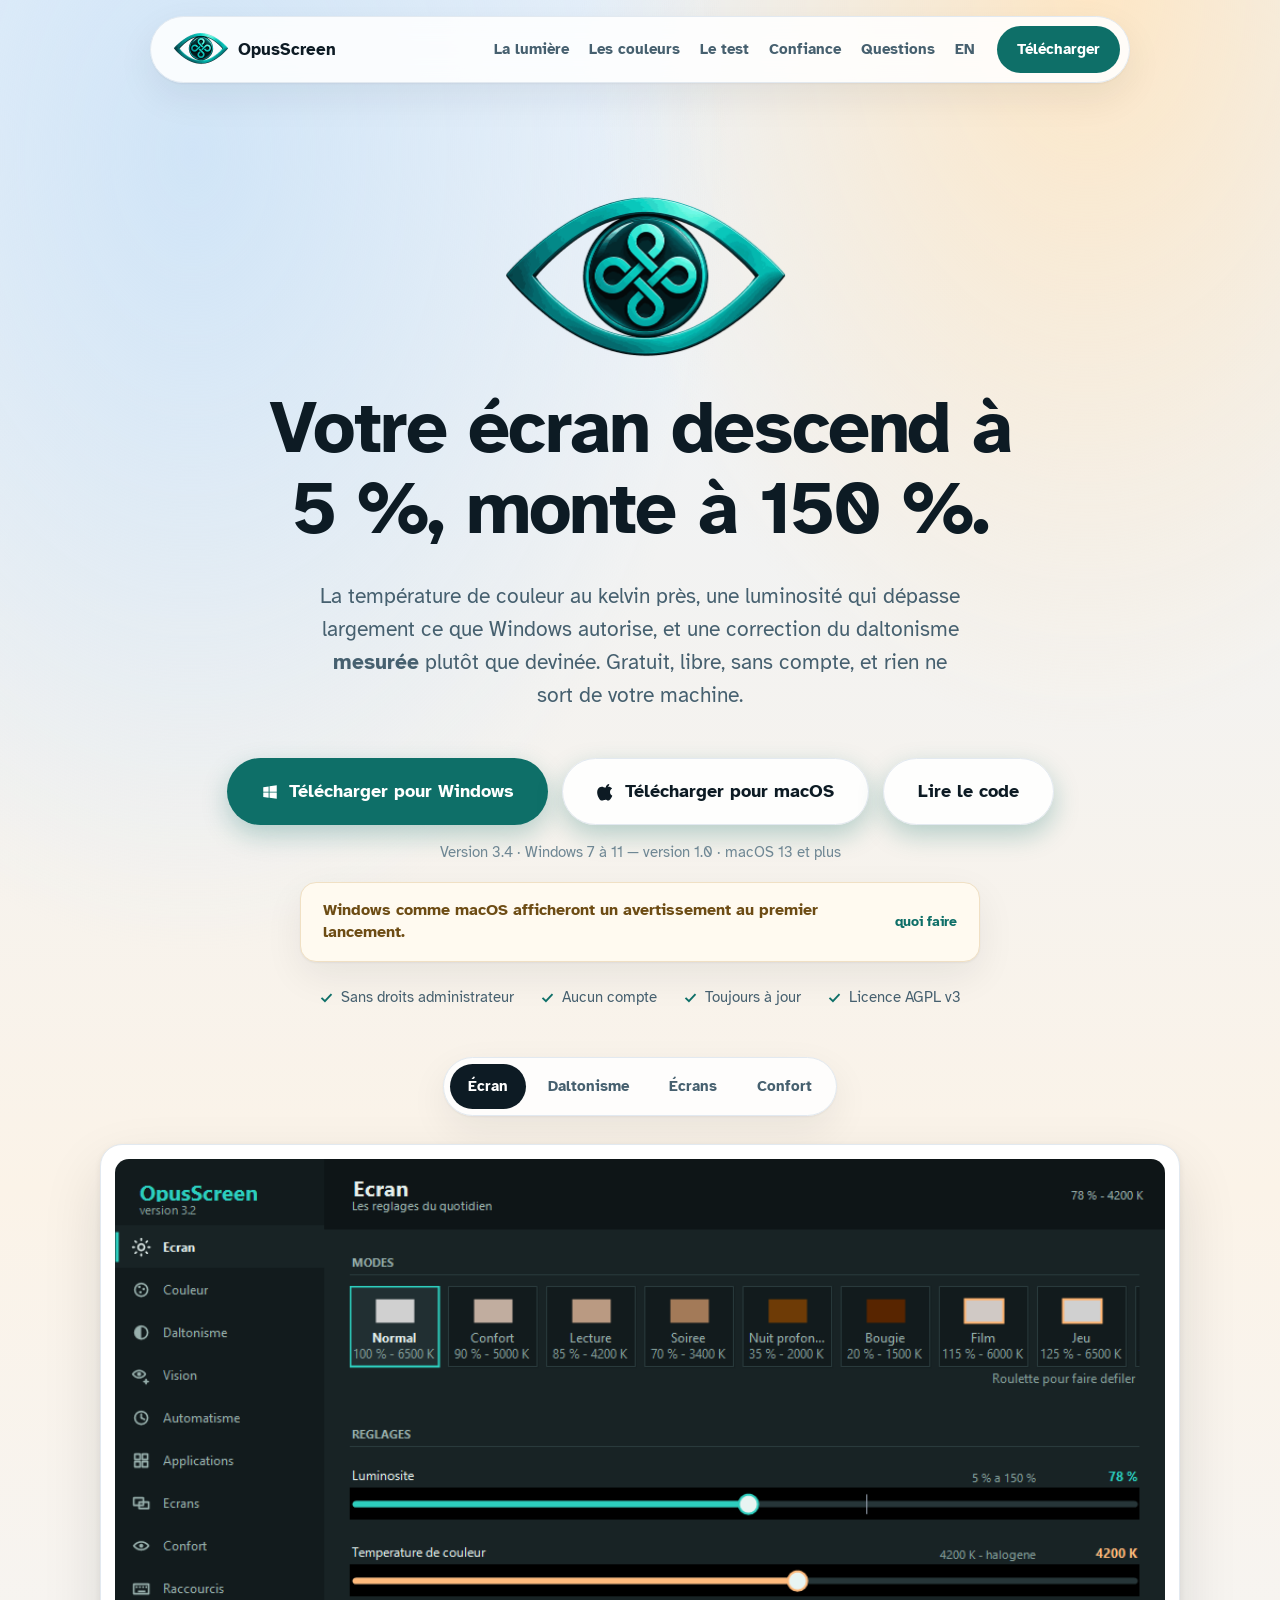
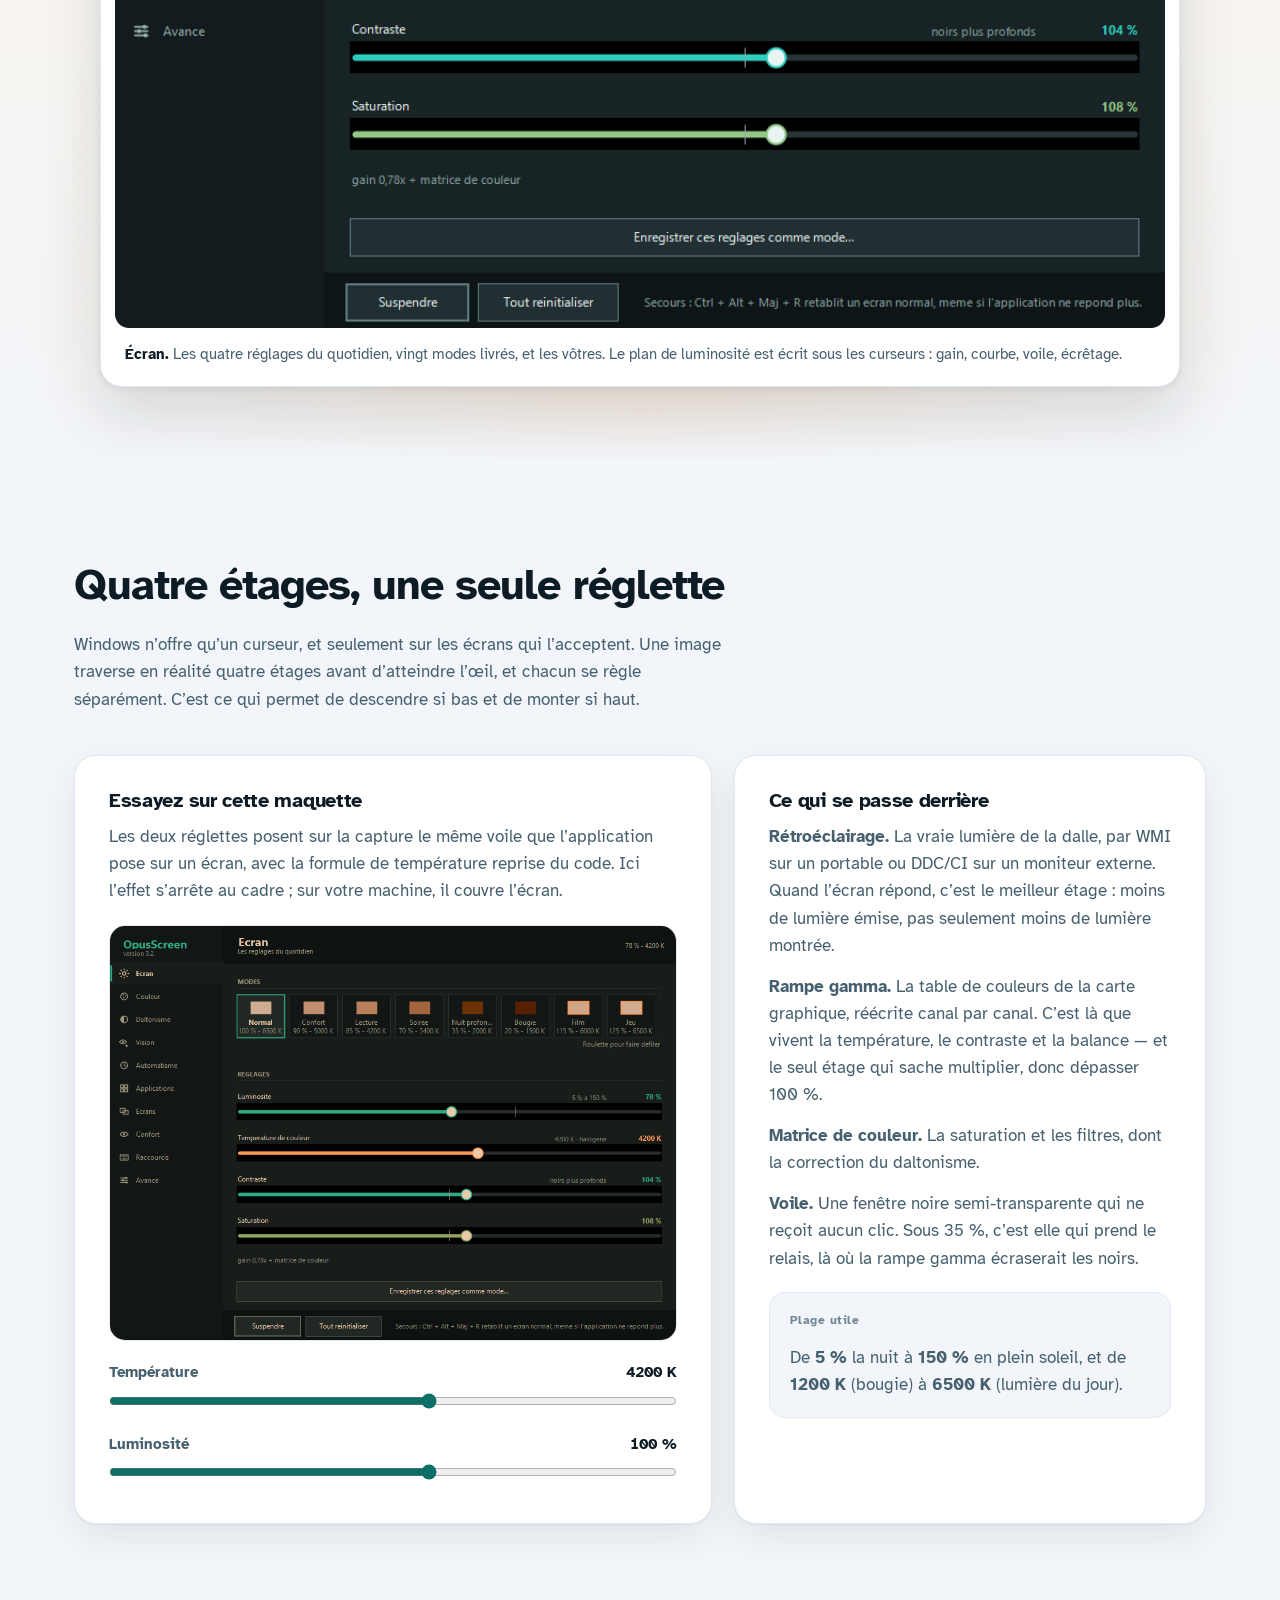
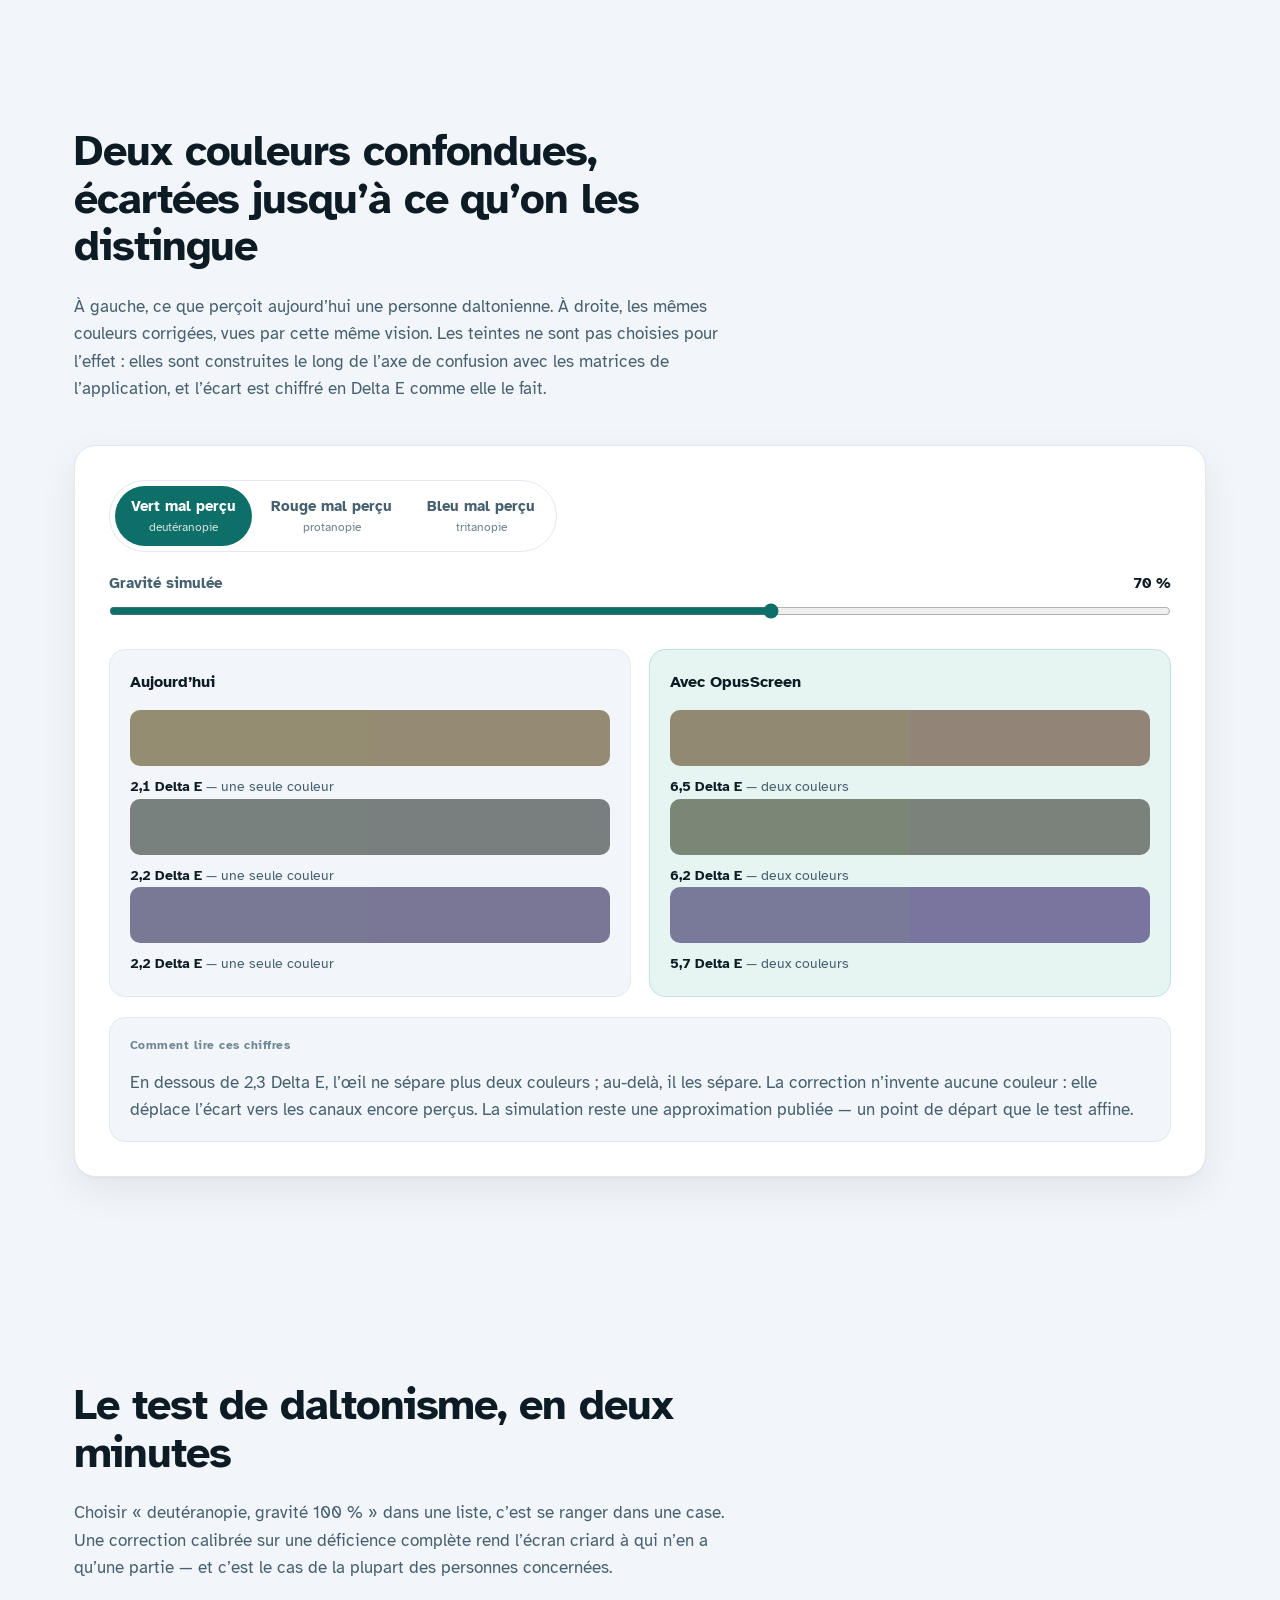
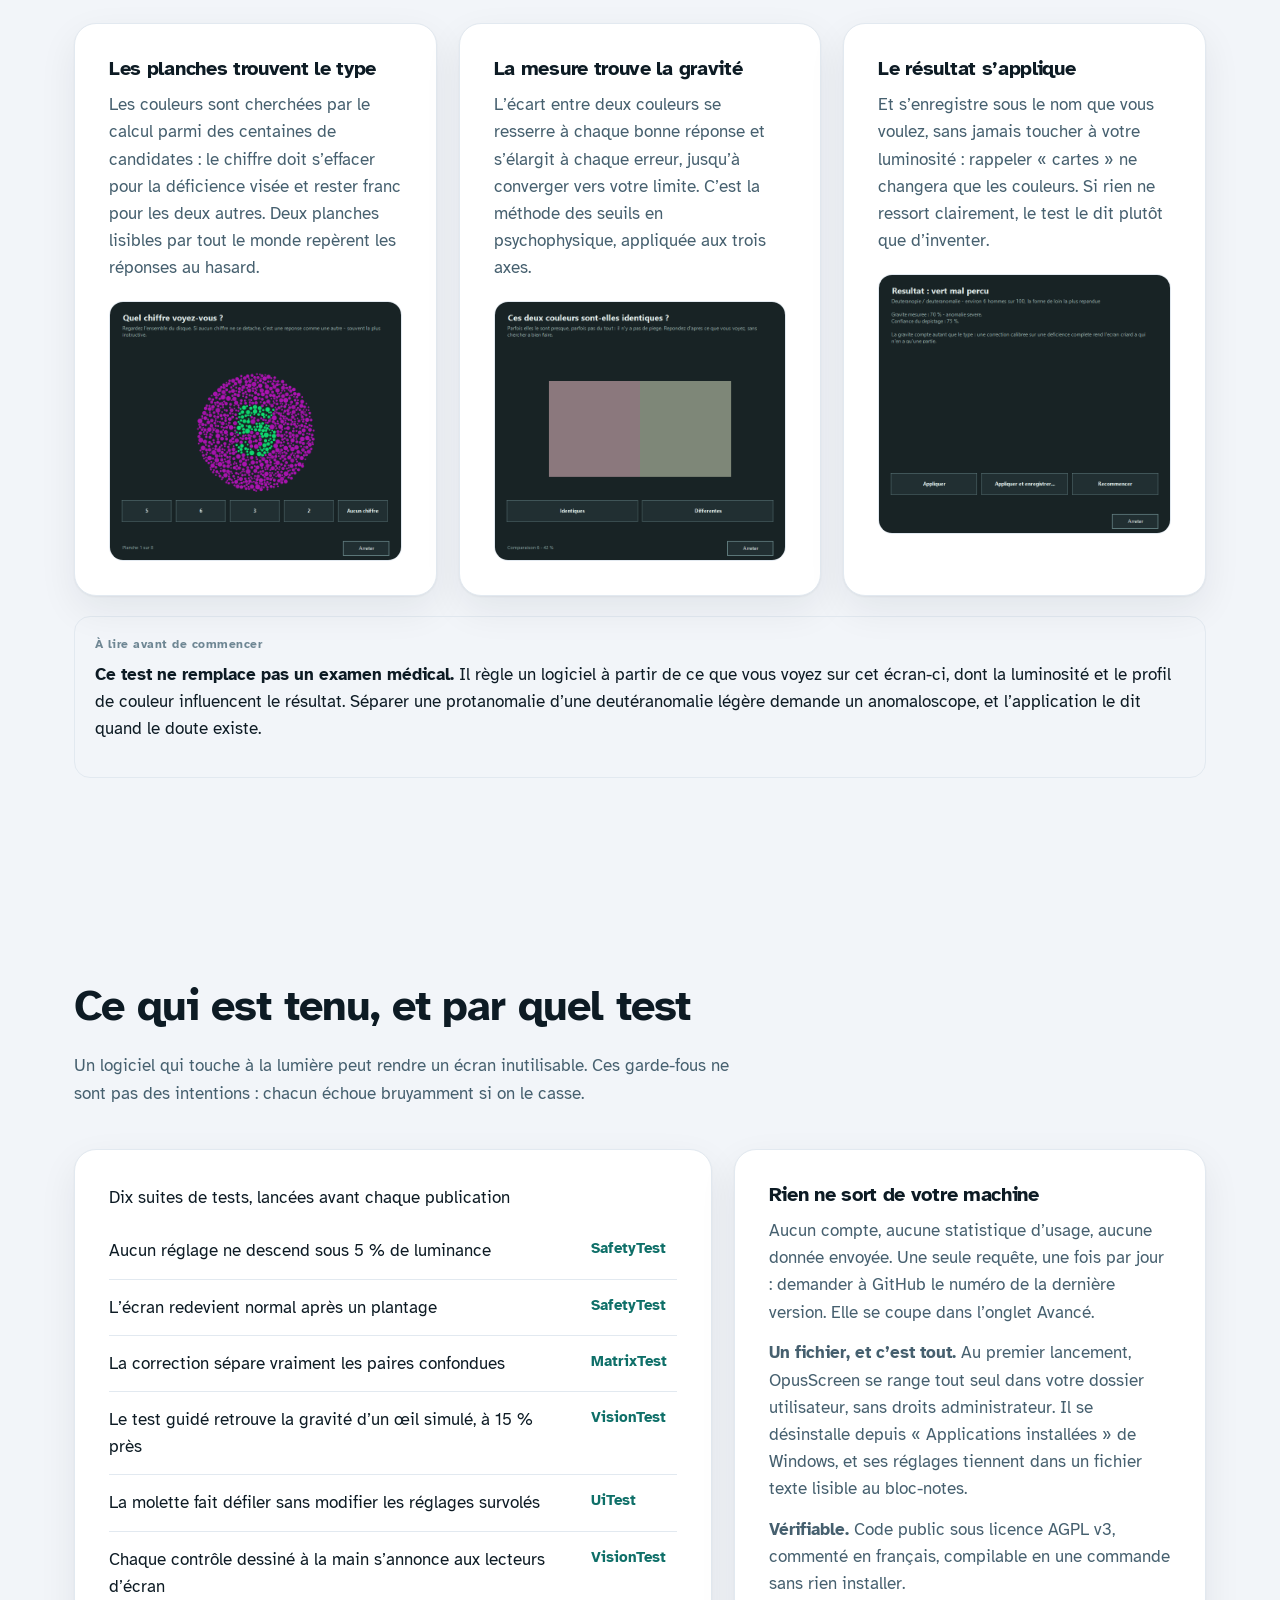
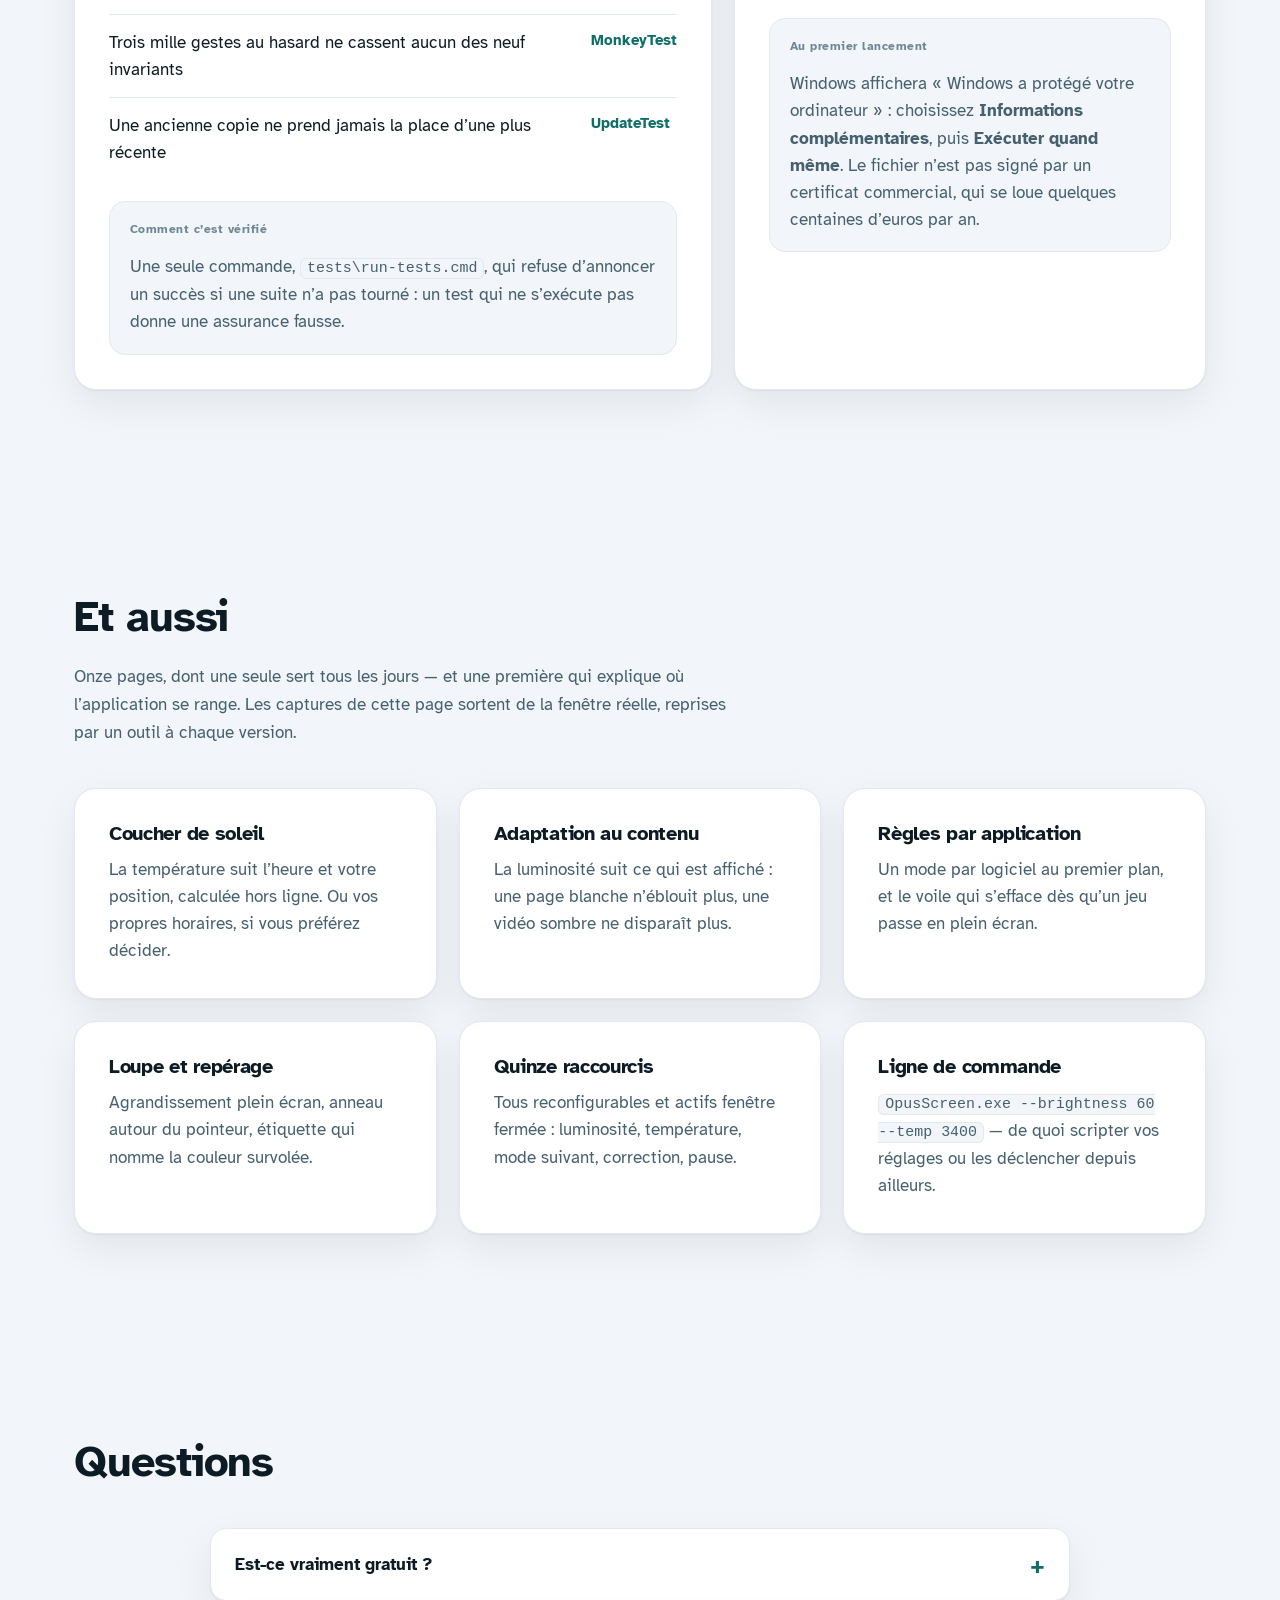
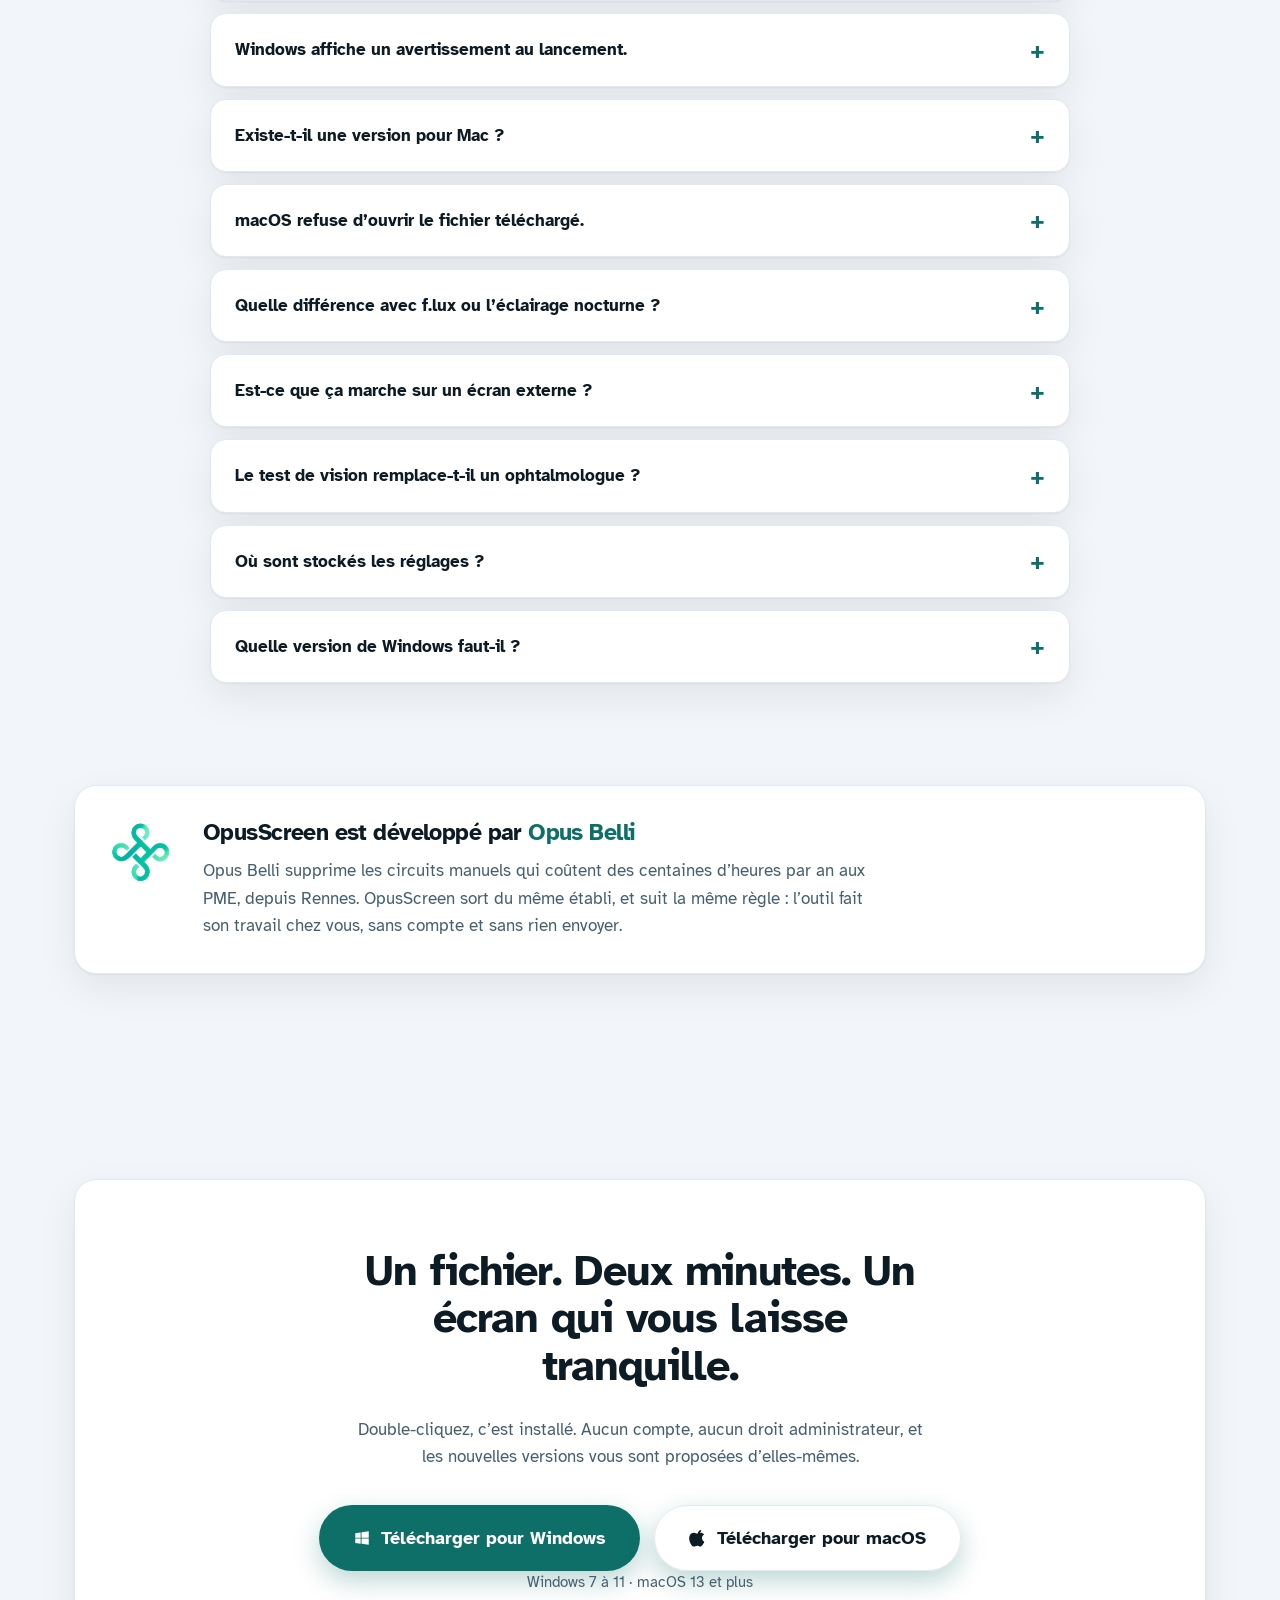
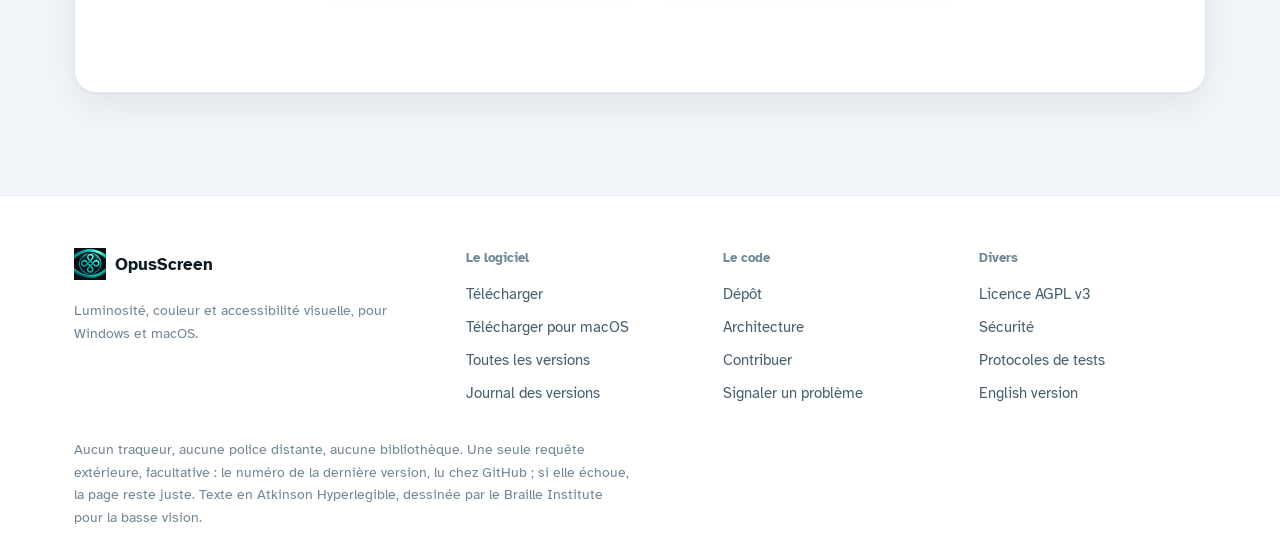
<file: index.html>
<!DOCTYPE html>
<html lang="fr">
<head>
<meta charset="utf-8">
<meta name="viewport" content="width=device-width, initial-scale=1">
<title>OpusScreen — régler la lumière de votre écran</title>
<meta name="description" content="Luminosité de 5 à 150 %, température de couleur, correction du daltonisme mesurée par un test guidé. Gratuit, libre, sans compte, rien envoyé. Pour Windows et macOS.">
<link rel="icon" href="img/logo-64.png">
<meta property="og:title" content="OpusScreen — régler la lumière de votre écran">
<meta property="og:description" content="Luminosité de 5 à 150 %, température de couleur, daltonisme mesuré plutôt que deviné. Gratuit et libre, pour Windows et macOS.">
<meta property="og:image" content="https://antoinebonpro.github.io/OpusScreen/img/social.png">
<meta property="og:type" content="website">
<meta property="og:url" content="https://antoinebonpro.github.io/OpusScreen/">
<meta property="og:site_name" content="OpusScreen">
<meta property="og:locale" content="fr_FR">
<meta property="og:image:width" content="1200">
<meta property="og:image:height" content="630">
<meta property="og:image:alt" content="OpusScreen : luminosité, température de couleur et correction du daltonisme, pour Windows et macOS.">
<meta name="twitter:card" content="summary_large_image">
<meta name="twitter:title" content="OpusScreen — régler la lumière de votre écran">
<meta name="twitter:description" content="Luminosité de 5 à 150 %, température de couleur, correction du daltonisme mesurée par un test guidé. Gratuit et libre, pour Windows et macOS.">
<meta name="twitter:image" content="https://antoinebonpro.github.io/OpusScreen/img/social.png">
<link rel="canonical" href="https://antoinebonpro.github.io/OpusScreen/">
<link rel="alternate" hreflang="fr" href="https://antoinebonpro.github.io/OpusScreen/">
<link rel="alternate" hreflang="en" href="https://antoinebonpro.github.io/OpusScreen/en/">
<link rel="alternate" hreflang="x-default" href="https://antoinebonpro.github.io/OpusScreen/">
<link rel="apple-touch-icon" href="img/icon-192.png">
<link rel="preload" as="font" type="font/woff2" href="fonts/atkinson-02.woff2" crossorigin>
<link rel="stylesheet" href="fonts/fonts.css">
<link rel="stylesheet" href="style.css">
</head>
<body>

<a class="skip" href="#contenu">Aller au contenu</a>

<header class="barre">
  <div class="barre-dedans">
    <a class="marque" href="./"><img src="img/logo-barre.png" alt="" width="58" height="32"><span>OpusScreen</span></a>
    <nav aria-label="Sections">
      <a href="#lumiere">La lumière</a>
      <a href="#couleurs">Les couleurs</a>
      <a href="#test">Le test</a>
      <a href="#confiance">Confiance</a>
      <a href="#questions">Questions</a>
      <a href="en/" hreflang="en" lang="en">EN</a>
    </nav>
    <a class="bouton" id="dl-barre" href="https://github.com/antoinebonpro/OpusScreen/releases/latest/download/OpusScreen.exe">Télécharger</a>
  </div>
</header>

<main id="contenu">

<!-- ============================================================ heros -->
<section class="heros">
  <img class="logo-heros" src="img/logo-heros.png" alt="" width="299" height="166">
  <h1>Votre écran descend à 5 %, monte à 150 %.</h1>
  <p class="accroche">
    La température de couleur au kelvin près, une luminosité qui dépasse largement ce que
    Windows autorise, et une correction du daltonisme <strong>mesurée</strong> plutôt que
    devinée. Gratuit, libre, sans compte, et rien ne sort de votre machine.
  </p>

  <div class="appels">
    <a class="bouton grand" id="dl-win" href="https://github.com/antoinebonpro/OpusScreen/releases/latest/download/OpusScreen.exe">
      <svg width="18" height="18" viewBox="0 0 24 24" aria-hidden="true" fill="currentColor"><path d="M3 5.5 10.2 4.5v7H3v-6zM11.4 4.3 21 3v8.5h-9.6v-7.2zM3 12.5h7.2v7L3 18.5v-6zM11.4 12.5H21V21l-9.6-1.3v-7.2z"/></svg>
      Télécharger pour Windows
    </a>
    <a class="bouton clair grand" id="dl-mac" href="https://github.com/antoinebonpro/OpusScreen/releases/download/mac-v1.0.3/OpusScreen-1.0.3.dmg">
      <svg width="18" height="18" viewBox="0 0 24 24" aria-hidden="true" fill="currentColor"><path d="M16.37 1.43c0 1.14-.42 2.2-1.25 3.02-.98.98-2.13 1.55-3.35 1.45-.05-1.1.42-2.27 1.2-3.05.82-.9 2.15-1.35 3.4-1.42zM20.4 17.02c-.55 1.27-.82 1.84-1.53 2.96-.99 1.56-2.39 3.5-4.12 3.51-1.54.02-1.93-1-4.02-.99-2.09.01-2.52 1.01-4.06.99-1.73-.01-3.05-1.76-4.04-3.32C-.15 15.8-.45 10.65 1.3 7.93c1.24-1.93 3.2-3.06 5.04-3.06 1.87 0 3.05 1.03 4.6 1.03 1.5 0 2.42-1.03 4.59-1.03 1.64 0 3.37.89 4.61 2.43-4.05 2.22-3.39 8.01.26 9.72z"/></svg>
      Télécharger pour macOS
    </a>
    <a class="bouton clair grand" href="https://github.com/antoinebonpro/OpusScreen">Lire le code</a>
  </div>
  <p class="sous-bouton" id="release-meta">Version 3.4 · Windows 7 à 11 — version 1.0 · macOS 13 et plus</p>

  <div class="commande-mac" id="commande-mac" hidden>
    <p class="commande-mac-titre">Sur Mac, la voie sans aucun avertissement : une commande.</p>
    <div class="commande-mac-ligne">
      <code id="cmd-install">curl -fsSL https://antoinebonpro.github.io/OpusScreen/install.sh | bash</code>
      <button type="button" id="copier-cmd">Copier</button>
    </div>
    <p class="commande-mac-note">Elle télécharge, <strong>vérifie l’empreinte SHA-256</strong>, installe dans <em>Applications</em> et lance. Le bouton ci-dessus passe, lui, par le navigateur : macOS affichera alors « Apple n’a pas pu confirmer… », et l’encadré suivant dit quoi faire. <a href="https://github.com/antoinebonpro/OpusScreen/blob/main/mac/install.sh">Lire le script</a> avant de l’exécuter — il explique ce qu’il contourne, et ce qui le remplace.</p>
  </div>

  <div class="apres-clic" id="apres-clic" hidden>
    <h3>Le téléchargement a commencé — et macOS va refuser de l’ouvrir.</h3>
    <p class="apres-intro">C’est attendu, et ce n’est pas un problème du fichier : il n’est pas contresigné par un certificat Apple, qui se loue quatre-vingt-dix-neuf euros par an. Trois étapes, une seule fois.</p>
    <ol>
      <li>Ouvrez l’image téléchargée, glissez <strong>OpusScreen</strong> dans <strong>Applications</strong>.</li>
      <li>Double-cliquez dessus. macOS affiche « <em>Apple n’a pas pu confirmer…</em> » — cliquez <strong>Terminé</strong> ou <strong>OK</strong>. Cette boîte est normale.</li>
      <li>Ouvrez <strong>Réglages Système → Confidentialité et sécurité</strong>, descendez jusqu’à la section <strong>Sécurité</strong> : une ligne cite OpusScreen. Cliquez <strong>« Ouvrir quand même »</strong>, puis confirmez par Touch ID.</li>
    </ol>
    <p class="apres-sortie">Sur macOS 13 et 14, un clic droit sur l’application puis <em>Ouvrir</em> suffit — Apple a retiré ce raccourci à partir de macOS 15. <strong>Pour éviter tout cela</strong>, la commande ci-dessus installe sans aucun avertissement.</p>
  </div>

  <details class="note-secu" id="note-secu">
    <summary><span class="note-secu-titre">Windows comme macOS afficheront un avertissement au premier lancement.</span><span class="note-secu-plus">quoi faire</span></summary>
    <div class="note-secu-corps">
      <p><strong>Pourquoi.</strong> Le logiciel n’est contresigné par aucun certificat commercial : quelques centaines d’euros par an côté Windows, quatre-vingt-dix-neuf euros par an côté Apple. Les deux systèmes ne disent donc pas qu’ils ont trouvé quelque chose — ils disent qu’ils <em>n’ont rien pu vérifier</em>. L’empreinte SHA-256 de chaque fichier est publiée à côté de lui, pour que vous puissiez contrôler vous-même ce que vous ouvrez.</p>
      <div id="note-secu-win">
        <h4>Windows — « Windows a protégé votre ordinateur »</h4>
        <p><em>Informations complémentaires</em> → <em>Exécuter quand même</em>.</p>
      </div>
      <div id="note-secu-mac">
        <div id="note-secu-commande">
        <h4>macOS — le plus simple : une commande, et aucun avertissement</h4>
        <p>Elle télécharge, <strong>vérifie l’empreinte SHA-256</strong>, installe dans <em>Applications</em> et lance.</p>
        <code>curl -fsSL https://antoinebonpro.github.io/OpusScreen/install.sh | bash</code>
        <p style="margin-top:12px">Pourquoi elle n’avertit pas : la marque qui déclenche le message est posée par les <em>navigateurs</em>, et <code style="display:inline;border:0;background:none;padding:0">curl</code> ne la pose pas. Dit franchement, cela <strong>contourne</strong> la vérification d’Apple plutôt que de la satisfaire — et c’est écrit tel quel dans le script, que vous pouvez <a href="https://github.com/antoinebonpro/OpusScreen/blob/main/mac/install.sh">lire avant de l’exécuter</a>. Ce qui la remplace est vérifiable à l’œil : l’empreinte attendue y est en clair, et l’installation est refusée si le fichier reçu n’y correspond pas à l’octet près.</p>

        </div>
        <h4>macOS — ou par l’image disque, et alors l’avertissement apparaît</h4>
        <p><strong>macOS 15 et suivants</strong>, dont macOS 26 : fermez la boîte, puis <em>Réglages Système</em> → <em>Confidentialité et sécurité</em> → descendez jusqu’à la section <em>Sécurité</em>, où une ligne cite le fichier → <em>Ouvrir quand même</em>.</p>
        <p><strong>macOS 13 et 14</strong> : clic droit sur le fichier → <em>Ouvrir</em>. Apple a retiré ce raccourci à partir de macOS 15 ; une instruction qui le recommande encore envoie chercher un bouton qui n’existe plus.</p>
        <p>Ou, en une commande :</p>
        <code>xattr -d com.apple.quarantine ~/Downloads/OpusScreen-1.0.3.dmg</code>
        <p style="margin-top:12px"><strong>Le message revient à chaque nouveau téléchargement</strong>, et c’est normal : la marque de quarantaine est posée sur le fichier reçu, pas sur l’application installée. Une fois OpusScreen dans <em>Applications</em>, il ne réapparaît plus.</p>
      </div>
    </div>
  </details>

  <ul class="rassurance">
    <li><svg width="15" height="15" viewBox="0 0 24 24" fill="none" stroke="currentColor" stroke-width="3" aria-hidden="true"><path d="M4 12.5 9.5 18 20 6.5"/></svg> Sans droits administrateur</li>
    <li><svg width="15" height="15" viewBox="0 0 24 24" fill="none" stroke="currentColor" stroke-width="3" aria-hidden="true"><path d="M4 12.5 9.5 18 20 6.5"/></svg> Aucun compte</li>
    <li><svg width="15" height="15" viewBox="0 0 24 24" fill="none" stroke="currentColor" stroke-width="3" aria-hidden="true"><path d="M4 12.5 9.5 18 20 6.5"/></svg> Toujours à jour</li>
    <li><svg width="15" height="15" viewBox="0 0 24 24" fill="none" stroke="currentColor" stroke-width="3" aria-hidden="true"><path d="M4 12.5 9.5 18 20 6.5"/></svg> Licence AGPL v3</li>
  </ul>

  <div class="onglets" role="tablist" aria-label="Pages de l’application">
    <button type="button" role="tab" aria-selected="true" aria-controls="vue-ecran" id="o-ecran">Écran</button>
    <button type="button" role="tab" aria-selected="false" aria-controls="vue-daltonisme" id="o-daltonisme">Daltonisme</button>
    <button type="button" role="tab" aria-selected="false" aria-controls="vue-ecrans" id="o-ecrans">Écrans</button>
    <button type="button" role="tab" aria-selected="false" aria-controls="vue-confort" id="o-confort">Confort</button>
  </div>

  <figure class="vitrine" role="tabpanel" id="vue-ecran" aria-labelledby="o-ecran">
    <img src="img/ecran.png" alt="Onglet Écran : modes, luminosité, température, contraste, saturation." width="984" height="721">
    <figcaption><strong>Écran.</strong> Les quatre réglages du quotidien, vingt modes livrés, et les vôtres. Le plan de luminosité est écrit sous les curseurs : gain, courbe, voile, écrêtage.</figcaption>
  </figure>
  <figure class="vitrine" role="tabpanel" id="vue-daltonisme" aria-labelledby="o-daltonisme" hidden>
    <img src="img/daltonisme.png" alt="Onglet Daltonisme : test guidé, correction, réglage fin, réglages enregistrés." width="984" height="721" loading="lazy">
    <figcaption><strong>Daltonisme.</strong> Le test, la correction en un clic, le réglage fin, la vérification sur des paires confondues, et vos réglages nommés.</figcaption>
  </figure>
  <figure class="vitrine" role="tabpanel" id="vue-ecrans" aria-labelledby="o-ecrans" hidden>
    <img src="img/ecrans.png" alt="Onglet Écrans : une carte de réglages par moniteur détecté." width="984" height="721" loading="lazy">
    <figcaption><strong>Écrans.</strong> Un bloc par moniteur : liés, décalés de quelques points, ou chacun son profil. Copier un écran sur les autres tient en un bouton.</figcaption>
  </figure>
  <figure class="vitrine" role="tabpanel" id="vue-confort" aria-labelledby="o-confort" hidden>
    <img src="img/confort.png" alt="Onglet Confort : pauses pour les yeux, rappel de clignement, temps d’écran." width="984" height="721" loading="lazy">
    <figcaption><strong>Confort.</strong> La règle 20-20-20, un rappel de clignement qui ne prend jamais le focus, et le temps passé depuis ce matin.</figcaption>
  </figure>
</section>

<!-- ============================================================ la lumiere -->
<section id="lumiere">
  <div class="large">
    <div class="titre-section">
      <h2>Quatre étages, une seule réglette</h2>
      <p>Windows n’offre qu’un curseur, et seulement sur les écrans qui l’acceptent. Une image traverse en réalité quatre étages avant d’atteindre l’œil, et chacun se règle séparément. C’est ce qui permet de descendre si bas et de monter si haut.</p>
    </div>

    <div class="cartes large-gauche">
      <div class="carte">
        <h3>Essayez sur cette maquette</h3>
        <p>Les deux réglettes posent sur la capture le même voile que l’application pose sur un écran, avec la formule de température reprise du code. Ici l’effet s’arrête au cadre ; sur votre machine, il couvre l’écran.</p>

        <div class="ecran-demo">
          <img src="img/ecran.png" alt="Aperçu de l’application, assombri et réchauffé par les réglettes ci-dessous." width="984" height="721" loading="lazy">
          <div class="voile" id="voile" aria-hidden="true"></div>
        </div>

        <div class="reglettes">
          <div class="reglette">
            <label for="kelvin">Température <output id="kelvin-out" for="kelvin" aria-live="polite">4200 K</output></label>
            <input type="range" id="kelvin" min="1200" max="6500" step="100" value="4200">
          </div>
          <div class="reglette">
            <label for="lum">Luminosité <output id="lum-out" for="lum" aria-live="polite">100 %</output></label>
            <input type="range" id="lum" min="35" max="150" step="5" value="100">
          </div>
        </div>
      </div>

      <div class="carte">
        <h3>Ce qui se passe derrière</h3>
        <p><strong>Rétroéclairage.</strong> La vraie lumière de la dalle, par WMI sur un portable ou DDC/CI sur un moniteur externe. Quand l’écran répond, c’est le meilleur étage : moins de lumière émise, pas seulement moins de lumière montrée.</p>
        <p><strong>Rampe gamma.</strong> La table de couleurs de la carte graphique, réécrite canal par canal. C’est là que vivent la température, le contraste et la balance — et le seul étage qui sache multiplier, donc dépasser 100 %.</p>
        <p><strong>Matrice de couleur.</strong> La saturation et les filtres, dont la correction du daltonisme.</p>
        <p><strong>Voile.</strong> Une fenêtre noire semi-transparente qui ne reçoit aucun clic. Sous 35 %, c’est elle qui prend le relais, là où la rampe gamma écraserait les noirs.</p>
        <div class="encart">
          <p class="etiquette">Plage utile</p>
          <p>De <strong>5 %</strong> la nuit à <strong>150 %</strong> en plein soleil, et de <strong>1200 K</strong> (bougie) à <strong>6500 K</strong> (lumière du jour).</p>
        </div>
      </div>
    </div>
  </div>
</section>

<!-- ============================================================ couleurs -->
<section id="couleurs">
  <div class="large">
    <div class="titre-section">
      <h2>Deux couleurs confondues, écartées jusqu’à ce qu’on les distingue</h2>
      <p>À gauche, ce que perçoit aujourd’hui une personne daltonienne. À droite, les mêmes couleurs corrigées, vues par cette même vision. Les teintes ne sont pas choisies pour l’effet : elles sont construites le long de l’axe de confusion avec les matrices de l’application, et l’écart est chiffré en Delta E comme elle le fait.</p>
    </div>

    <div class="carte">
      <div class="choix" role="group" aria-label="Déficience">
        <button type="button" data-vision="deuteranopia" class="actif" aria-pressed="true">Vert mal perçu<span class="clinique">deutéranopie</span></button>
        <button type="button" data-vision="protanopia" aria-pressed="false">Rouge mal perçu<span class="clinique">protanopie</span></button>
        <button type="button" data-vision="tritanopia" aria-pressed="false">Bleu mal perçu<span class="clinique">tritanopie</span></button>
      </div>

      <div class="reglettes" id="gravite">
        <div class="reglette">
          <label for="sev">Gravité simulée <output id="sev-out" for="sev" aria-live="polite">70 %</output></label>
          <input type="range" id="sev" min="20" max="100" step="5" value="70">
        </div>
      </div>

      <div class="comparaison">
        <div class="colonne">
          <h4>Aujourd’hui</h4>
          <div id="avant"></div>
        </div>
        <div class="colonne apres">
          <h4>Avec OpusScreen</h4>
          <div id="apres"></div>
        </div>
      </div>

      <div class="encart">
        <p class="etiquette">Comment lire ces chiffres</p>
        <p>En dessous de 2,3 Delta E, l’œil ne sépare plus deux couleurs ; au-delà, il les sépare. La correction n’invente aucune couleur : elle déplace l’écart vers les canaux encore perçus. La simulation reste une approximation publiée — un point de départ que le test affine.</p>
      </div>
    </div>
  </div>
</section>

<!-- ============================================================ le test -->
<section id="test">
  <div class="large">
    <div class="titre-section">
      <h2>Le test de daltonisme, en deux minutes</h2>
      <p>Choisir « deutéranopie, gravité 100 % » dans une liste, c’est se ranger dans une case. Une correction calibrée sur une déficience complète rend l’écran criard à qui n’en a qu’une partie — et c’est le cas de la plupart des personnes concernées.</p>
    </div>

    <div class="cartes trois">
      <div class="carte">
        <h3>Les planches trouvent le type</h3>
        <p>Les couleurs sont cherchées par le calcul parmi des centaines de candidates : le chiffre doit s’effacer pour la déficience visée et rester franc pour les deux autres. Deux planches lisibles par tout le monde repèrent les réponses au hasard.</p>
        <img src="img/test-planche.png" alt="Une planche du test : un chiffre caché dans un semis de pastilles colorées." width="700" height="620" loading="lazy">
      </div>
      <div class="carte">
        <h3>La mesure trouve la gravité</h3>
        <p>L’écart entre deux couleurs se resserre à chaque bonne réponse et s’élargit à chaque erreur, jusqu’à converger vers votre limite. C’est la méthode des seuils en psychophysique, appliquée aux trois axes.</p>
        <img src="img/test-comparaison.png" alt="Deux couleurs jointives, à dire identiques ou différentes." width="700" height="620" loading="lazy">
      </div>
      <div class="carte">
        <h3>Le résultat s’applique</h3>
        <p>Et s’enregistre sous le nom que vous voulez, sans jamais toucher à votre luminosité : rappeler « cartes » ne changera que les couleurs. Si rien ne ressort clairement, le test le dit plutôt que d’inventer.</p>
        <img src="img/test-resultat.png" alt="L’écran de résultat : type trouvé, gravité mesurée, confiance du dépistage." width="700" height="620" loading="lazy">
      </div>
    </div>

    <div class="encart">
      <p class="etiquette">À lire avant de commencer</p>
      <p><strong>Ce test ne remplace pas un examen médical.</strong> Il règle un logiciel à partir de ce que vous voyez sur cet écran-ci, dont la luminosité et le profil de couleur influencent le résultat. Séparer une protanomalie d’une deutéranomalie légère demande un anomaloscope, et l’application le dit quand le doute existe.</p>
    </div>
  </div>
</section>

<!-- ============================================================ confiance -->
<section id="confiance">
  <div class="large">
    <div class="titre-section">
      <h2>Ce qui est tenu, et par quel test</h2>
      <p>Un logiciel qui touche à la lumière peut rendre un écran inutilisable. Ces garde-fous ne sont pas des intentions : chacun échoue bruyamment si on le casse.</p>
    </div>

    <div class="cartes large-gauche">
      <div class="carte">
        <table class="garanties">
          <caption class="etiquette">Dix suites de tests, lancées avant chaque publication</caption>
          <tbody>
            <tr><th scope="row">Aucun réglage ne descend sous 5 % de luminance</th><td>SafetyTest</td></tr>
            <tr><th scope="row">L’écran redevient normal après un plantage</th><td>SafetyTest</td></tr>
            <tr><th scope="row">La correction sépare vraiment les paires confondues</th><td>MatrixTest</td></tr>
            <tr><th scope="row">Le test guidé retrouve la gravité d’un œil simulé, à 15 % près</th><td>VisionTest</td></tr>
            <tr><th scope="row">La molette fait défiler sans modifier les réglages survolés</th><td>UiTest</td></tr>
            <tr><th scope="row">Chaque contrôle dessiné à la main s’annonce aux lecteurs d’écran</th><td>VisionTest</td></tr>
            <tr><th scope="row">Trois mille gestes au hasard ne cassent aucun des neuf invariants</th><td>MonkeyTest</td></tr>
            <tr><th scope="row">Une ancienne copie ne prend jamais la place d’une plus récente</th><td>UpdateTest</td></tr>
          </tbody>
        </table>
        <div class="encart">
          <p class="etiquette">Comment c’est vérifié</p>
          <p>Une seule commande, <code>tests\run-tests.cmd</code>, qui refuse d’annoncer un succès si une suite n’a pas tourné : un test qui ne s’exécute pas donne une assurance fausse.</p>
        </div>
      </div>

      <div class="carte">
        <h3>Rien ne sort de votre machine</h3>
        <p>Aucun compte, aucune statistique d’usage, aucune donnée envoyée. Une seule requête, une fois par jour : demander à GitHub le numéro de la dernière version. Elle se coupe dans l’onglet Avancé.</p>
        <p><strong>Un fichier, et c’est tout.</strong> Au premier lancement, OpusScreen se range tout seul dans votre dossier utilisateur, sans droits administrateur. Il se désinstalle depuis « Applications installées » de Windows, et ses réglages tiennent dans un fichier texte lisible au bloc-notes.</p>
        <p><strong>Vérifiable.</strong> Code public sous licence AGPL v3, commenté en français, compilable en une commande sans rien installer.</p>
        <div class="encart">
          <p class="etiquette">Au premier lancement</p>
          <p>Windows affichera « Windows a protégé votre ordinateur » : choisissez <strong>Informations complémentaires</strong>, puis <strong>Exécuter quand même</strong>. Le fichier n’est pas signé par un certificat commercial, qui se loue quelques centaines d’euros par an.</p>
        </div>
      </div>
    </div>
  </div>
</section>

<!-- ============================================================ et aussi -->
<section>
  <div class="large">
    <div class="titre-section">
      <h2>Et aussi</h2>
      <p>Onze pages, dont une seule sert tous les jours — et une première qui explique où l’application se range. Les captures de cette page sortent de la fenêtre réelle, reprises par un outil à chaque version.</p>
    </div>
    <div class="cartes trois">
      <div class="carte"><h3>Coucher de soleil</h3><p>La température suit l’heure et votre position, calculée hors ligne. Ou vos propres horaires, si vous préférez décider.</p></div>
      <div class="carte"><h3>Adaptation au contenu</h3><p>La luminosité suit ce qui est affiché : une page blanche n’éblouit plus, une vidéo sombre ne disparaît plus.</p></div>
      <div class="carte"><h3>Règles par application</h3><p>Un mode par logiciel au premier plan, et le voile qui s’efface dès qu’un jeu passe en plein écran.</p></div>
      <div class="carte"><h3>Loupe et repérage</h3><p>Agrandissement plein écran, anneau autour du pointeur, étiquette qui nomme la couleur survolée.</p></div>
      <div class="carte"><h3>Quinze raccourcis</h3><p>Tous reconfigurables et actifs fenêtre fermée : luminosité, température, mode suivant, correction, pause.</p></div>
      <div class="carte"><h3>Ligne de commande</h3><p><code>OpusScreen.exe --brightness 60 --temp 3400</code> — de quoi scripter vos réglages ou les déclencher depuis ailleurs.</p></div>
    </div>
  </div>
</section>

<!-- ============================================================ questions -->
<section id="questions">
  <div class="large">
    <div class="titre-section"><h2>Questions</h2></div>
    <div class="questions">
      <details>
        <summary>Est-ce vraiment gratuit ?</summary>
        <p>Oui, et libre : licence AGPL v3. Pas de version payante, pas de fonctionnalité réservée, pas de période d’essai.</p>
      </details>
      <details>
        <summary>Windows affiche un avertissement au lancement.</summary>
        <p>Le fichier n’est pas signé par un certificat commercial, qui se loue quelques centaines d’euros par an. SmartScreen annonce « Windows a protégé votre ordinateur » : choisissez <em>Informations complémentaires</em>, puis <em>Exécuter quand même</em>. Le dépôt se compile aussi en une commande, si vous préférez ne pas faire confiance à un binaire.</p>
      </details>
      <details>
        <summary>Existe-t-il une version pour Mac ?</summary>
        <p>Oui, depuis la version 1.0 : un portage intégral, fonction par fonction, écrit sur les API de macOS. macOS 13 (Ventura) ou plus récent, Apple Silicon comme Intel. Deux différences, dites plutôt que masquées : la saturation, les filtres de daltonisme et la loupe demandent l’autorisation « Enregistrement de l’écran » — sans elle, la luminosité et la température fonctionnent quand même ; et le pointeur n’est pas recoloré, car macOS le dessine au-dessus de toutes les fenêtres. En échange, la matrice de couleur s’y règle écran par écran, ce que Windows ne permet pas. Le fichier de réglages est le même des deux côtés : une configuration exportée depuis un PC s’importe sur le Mac telle quelle.</p>
      </details>
      <details>
        <summary>macOS refuse d’ouvrir le fichier téléchargé.</summary>
        <p>« Apple n’a pas pu confirmer que ce fichier ne contenait pas de logiciel malveillant » : macOS le dit mal, il n’a rien trouvé — il n’a rien pu vérifier. Le paquet n’est pas notarié, ce qui demande un compte de développeur Apple à quatre-vingt-dix-neuf euros par an, la même raison qui fait râler SmartScreen côté Windows. Sur macOS 15 et suivants, dont macOS 26 : fermez la boîte, puis Réglages Système → Confidentialité et sécurité, descendez jusqu’à la section Sécurité où une ligne cite le fichier bloqué, et cliquez « Ouvrir quand même ». Sur macOS 13 et 14, le clic droit sur le fichier puis Ouvrir suffit — Apple a retiré ce raccourci à partir de macOS 15. Ensuite : ouvrez l’image, glissez OpusScreen dans Applications, la fenêtre montre le geste ; le même geste peut être à refaire une fois pour l’application elle-même. Le dépôt se compile aussi en une commande, si vous préférez ne pas faire confiance à un binaire.</p>
      </details>
      <details>
        <summary>Quelle différence avec f.lux ou l’éclairage nocturne ?</summary>
        <p>La température de couleur est le point commun. Au-delà : la luminosité va de 5 à 150 %, chaque écran se règle séparément, et la partie daltonisme — correction réglable et test de mesure — n’existe nulle part ailleurs gratuitement.</p>
      </details>
      <details>
        <summary>Est-ce que ça marche sur un écran externe ?</summary>
        <p>Oui. Luminosité, température et voile se règlent écran par écran. La saturation et les filtres, eux, s’appliquent à tout le bureau : c’est une limite de l’interface de Windows, et l’application désigne l’écran de référence plutôt que de la masquer.</p>
      </details>
      <details>
        <summary>Le test de vision remplace-t-il un ophtalmologue ?</summary>
        <p>Non, et il le dit. Il règle un logiciel ; un diagnostic demande un examen clinique. Si le test trouve quelque chose d’inattendu, parlez-en à un professionnel plutôt qu’à un logiciel.</p>
      </details>
      <details>
        <summary>Où sont stockés les réglages ?</summary>
        <p>Dans <code>%LOCALAPPDATA%\OpusScreen\settings.ini</code>. Un fichier texte, qui se sauvegarde par copie et s’exporte depuis l’onglet Avancé.</p>
      </details>
      <details>
        <summary>Quelle version de Windows faut-il ?</summary>
        <p>Windows 7 à 11. L’application s’appuie sur le .NET Framework 4, présent partout depuis : rien à installer.</p>
      </details>
    </div>
  </div>
</section>

<!-- ============================================================ signature -->
<section class="signature" aria-label="Éditeur">
  <div class="large">
    <div class="carte signature-carte">
      <img src="img/opus-belli.png" alt="" width="64" height="63">
      <div>
        <h2>OpusScreen est développé par <a href="https://opus-belli.fr">Opus&nbsp;Belli</a></h2>
        <p>Opus Belli supprime les circuits manuels qui coûtent des centaines d’heures par an aux PME, depuis Rennes. OpusScreen sort du même établi, et suit la même règle&nbsp;: l’outil fait son travail chez vous, sans compte et sans rien envoyer.</p>
      </div>
    </div>
  </div>
</section>

<!-- ============================================================ fin -->
<section class="final">
  <div class="large">
    <div class="carte">
      <h2>Un fichier. Deux minutes. Un écran qui vous laisse tranquille.</h2>
      <p>Double-cliquez, c’est installé. Aucun compte, aucun droit administrateur, et les nouvelles versions vous sont proposées d’elles-mêmes.</p>
      <div class="appels">
        <a class="bouton grand" id="dl-win-2" href="https://github.com/antoinebonpro/OpusScreen/releases/latest/download/OpusScreen.exe">
          <svg width="18" height="18" viewBox="0 0 24 24" aria-hidden="true" fill="currentColor"><path d="M3 5.5 10.2 4.5v7H3v-6zM11.4 4.3 21 3v8.5h-9.6v-7.2zM3 12.5h7.2v7L3 18.5v-6zM11.4 12.5H21V21l-9.6-1.3v-7.2z"/></svg>
          Télécharger pour Windows
        </a>
        <a class="bouton clair grand" id="dl-mac-2" href="https://github.com/antoinebonpro/OpusScreen/releases/download/mac-v1.0.3/OpusScreen-1.0.3.dmg">
          <svg width="18" height="18" viewBox="0 0 24 24" aria-hidden="true" fill="currentColor"><path d="M16.37 1.43c0 1.14-.42 2.2-1.25 3.02-.98.98-2.13 1.55-3.35 1.45-.05-1.1.42-2.27 1.2-3.05.82-.9 2.15-1.35 3.4-1.42zM20.4 17.02c-.55 1.27-.82 1.84-1.53 2.96-.99 1.56-2.39 3.5-4.12 3.51-1.54.02-1.93-1-4.02-.99-2.09.01-2.52 1.01-4.06.99-1.73-.01-3.05-1.76-4.04-3.32C-.15 15.8-.45 10.65 1.3 7.93c1.24-1.93 3.2-3.06 5.04-3.06 1.87 0 3.05 1.03 4.6 1.03 1.5 0 2.42-1.03 4.59-1.03 1.64 0 3.37.89 4.61 2.43-4.05 2.22-3.39 8.01.26 9.72z"/></svg>
          Télécharger pour macOS
        </a>
      </div>
      <p class="sous-bouton" id="release-meta-2">Windows 7 à 11 · macOS 13 et plus</p>
    </div>
  </div>
</section>

</main>

<footer>
  <div class="large">
    <div class="pied">
      <div>
        <a class="marque" href="./"><img src="img/logo-64.png" alt="" width="28" height="28"><span>OpusScreen</span></a>
        <p class="pied-note" style="margin-top:12px">Luminosité, couleur et accessibilité visuelle, pour Windows et macOS.</p>
      </div>
      <nav aria-label="Le logiciel">
        <h4>Le logiciel</h4>
        <a href="https://github.com/antoinebonpro/OpusScreen/releases/latest/download/OpusScreen.exe">Télécharger</a>
        <a href="https://github.com/antoinebonpro/OpusScreen/releases/download/mac-v1.0.3/OpusScreen-1.0.3.dmg">Télécharger pour macOS</a>
        <a href="https://github.com/antoinebonpro/OpusScreen/releases">Toutes les versions</a>
        <a href="https://github.com/antoinebonpro/OpusScreen/blob/main/CHANGELOG.md">Journal des versions</a>
      </nav>
      <nav aria-label="Le code">
        <h4>Le code</h4>
        <a href="https://github.com/antoinebonpro/OpusScreen">Dépôt</a>
        <a href="https://github.com/antoinebonpro/OpusScreen/blob/main/docs/ARCHITECTURE.md">Architecture</a>
        <a href="https://github.com/antoinebonpro/OpusScreen/blob/main/CONTRIBUTING.md">Contribuer</a>
        <a href="https://github.com/antoinebonpro/OpusScreen/issues">Signaler un problème</a>
      </nav>
      <nav aria-label="Divers">
        <h4>Divers</h4>
        <a href="https://github.com/antoinebonpro/OpusScreen/blob/main/LICENSE">Licence AGPL v3</a>
        <a href="https://github.com/antoinebonpro/OpusScreen/blob/main/docs/SECURITE.md">Sécurité</a>
        <a href="https://github.com/antoinebonpro/OpusScreen/blob/main/docs/PROTOCOLES-TESTS.md">Protocoles de tests</a>
        <a href="en/" hreflang="en" lang="en">English version</a>
      </nav>
    </div>
    <p class="pied-note">
      Aucun traqueur, aucune police distante, aucune bibliothèque. Une seule requête
      extérieure, facultative : le numéro de la dernière version, lu chez GitHub ; si elle
      échoue, la page reste juste. Texte en Atkinson Hyperlegible, dessinée par le Braille
      Institute pour la basse vision.
    </p>
  </div>
</footer>

<script type="application/ld+json">
{
 "@context": "https://schema.org",
 "@type": "SoftwareApplication",
 "name": "OpusScreen",
 "applicationCategory": "UtilitiesApplication",
 "applicationSubCategory": "Accessibilité et confort visuel",
 "operatingSystem": "Windows 7, Windows 8, Windows 10, Windows 11, macOS 13, macOS 14, macOS 15",
 "url": "https://antoinebonpro.github.io/OpusScreen/",
 "downloadUrl": "https://github.com/antoinebonpro/OpusScreen/releases/latest/download/OpusScreen.exe",
 "softwareHelp": "https://github.com/antoinebonpro/OpusScreen#readme",
 "screenshot": "https://antoinebonpro.github.io/OpusScreen/img/ecran.png",
 "license": "https://www.gnu.org/licenses/agpl-3.0.html",
 "isAccessibleForFree": true,
 "inLanguage": "fr",
 "offers": {
  "@type": "Offer",
  "price": "0",
  "priceCurrency": "EUR"
 },
 "featureList": [
  "Luminosité de 5 % à 150 %",
  "Température de couleur de 1200 à 6500 K",
  "Correction du daltonisme mesurée par un test guidé",
  "Réglage indépendant par écran",
  "Pauses oculaires et rappel de clignement"
 ],
 "author": {
  "@type": "Person",
  "name": "Antoine Bon"
 }
}
</script>
<script type="application/ld+json">
{
 "@context": "https://schema.org",
 "@type": "FAQPage",
 "mainEntity": [
  {
 "@type": "Question",
 "name": "Existe-t-il une version pour Mac ?",
 "acceptedAnswer": {
  "@type": "Answer",
  "text": "Oui, depuis la version 1.0 : un portage intégral, fonction par fonction, écrit sur les API de macOS. macOS 13 (Ventura) ou plus récent, Apple Silicon comme Intel. Deux différences, dites plutôt que masquées : la saturation, les filtres de daltonisme et la loupe demandent l’autorisation « Enregistrement de l’écran » — sans elle, la luminosité et la température fonctionnent quand même ; et le pointeur n’est pas recoloré, car macOS le dessine au-dessus de toutes les fenêtres. En échange, la matrice de couleur s’y règle écran par écran, ce que Windows ne permet pas. Le fichier de réglages est le même des deux côtés : une configuration exportée depuis un PC s’importe sur le Mac telle quelle."
 }
},
  {
 "@type": "Question",
 "name": "macOS refuse d’ouvrir le fichier téléchargé.",
 "acceptedAnswer": {
  "@type": "Answer",
  "text": "« Apple n’a pas pu confirmer que ce fichier ne contenait pas de logiciel malveillant » : macOS le dit mal, il n’a rien trouvé — il n’a rien pu vérifier. Le paquet n’est pas notarié, ce qui demande un compte de développeur Apple à quatre-vingt-dix-neuf euros par an, la même raison qui fait râler SmartScreen côté Windows. Sur macOS 15 et suivants, dont macOS 26 : fermez la boîte, puis Réglages Système → Confidentialité et sécurité, descendez jusqu’à la section Sécurité où une ligne cite le fichier bloqué, et cliquez « Ouvrir quand même ». Sur macOS 13 et 14, le clic droit sur le fichier puis Ouvrir suffit — Apple a retiré ce raccourci à partir de macOS 15. Ensuite : ouvrez l’image, glissez OpusScreen dans Applications, la fenêtre montre le geste ; le même geste peut être à refaire une fois pour l’application elle-même. Le dépôt se compile aussi en une commande, si vous préférez ne pas faire confiance à un binaire."
 }
},
  {
   "@type": "Question",
   "name": "Est-ce vraiment gratuit ?",
   "acceptedAnswer": {
    "@type": "Answer",
    "text": "Oui, et libre : licence AGPL v3. Pas de version payante, pas de fonctionnalité réservée, pas de période d’essai."
   }
  },
  {
   "@type": "Question",
   "name": "Windows affiche un avertissement au lancement.",
   "acceptedAnswer": {
    "@type": "Answer",
    "text": "Le fichier n’est pas signé par un certificat commercial, qui se loue quelques centaines d’euros par an. SmartScreen annonce « Windows a protégé votre ordinateur » : choisissez Informations complémentaires, puis Exécuter quand même. Le dépôt se compile aussi en une commande, si vous préférez ne pas faire confiance à un binaire."
   }
  },
  {
   "@type": "Question",
   "name": "Quelle différence avec f.lux ou l’éclairage nocturne ?",
   "acceptedAnswer": {
    "@type": "Answer",
    "text": "La température de couleur est le point commun. Au-delà : la luminosité va de 5 à 150 %, chaque écran se règle séparément, et la partie daltonisme — correction réglable et test de mesure — n’existe nulle part ailleurs gratuitement."
   }
  },
  {
   "@type": "Question",
   "name": "Est-ce que ça marche sur un écran externe ?",
   "acceptedAnswer": {
    "@type": "Answer",
    "text": "Oui. Luminosité, température et voile se règlent écran par écran. La saturation et les filtres, eux, s’appliquent à tout le bureau : c’est une limite de l’interface de Windows, et l’application désigne l’écran de référence plutôt que de la masquer."
   }
  },
  {
   "@type": "Question",
   "name": "Le test de vision remplace-t-il un ophtalmologue ?",
   "acceptedAnswer": {
    "@type": "Answer",
    "text": "Non, et il le dit. Il règle un logiciel ; un diagnostic demande un examen clinique. Si le test trouve quelque chose d’inattendu, parlez-en à un professionnel plutôt qu’à un logiciel."
   }
  },
  {
   "@type": "Question",
   "name": "Où sont stockés les réglages ?",
   "acceptedAnswer": {
    "@type": "Answer",
    "text": "Dans %LOCALAPPDATA%\\OpusScreen\\settings.ini. Un fichier texte, qui se sauvegarde par copie et s’exporte depuis l’onglet Avancé."
   }
  },
  {
   "@type": "Question",
   "name": "Quelle version de Windows faut-il ?",
   "acceptedAnswer": {
    "@type": "Answer",
    "text": "Windows 7 à 11. L’application s’appuie sur le .NET Framework 4, présent partout depuis : rien à installer."
   }
  }
 ]
}
</script>
<script src="app.js"></script>
</body>
</html>
</file>
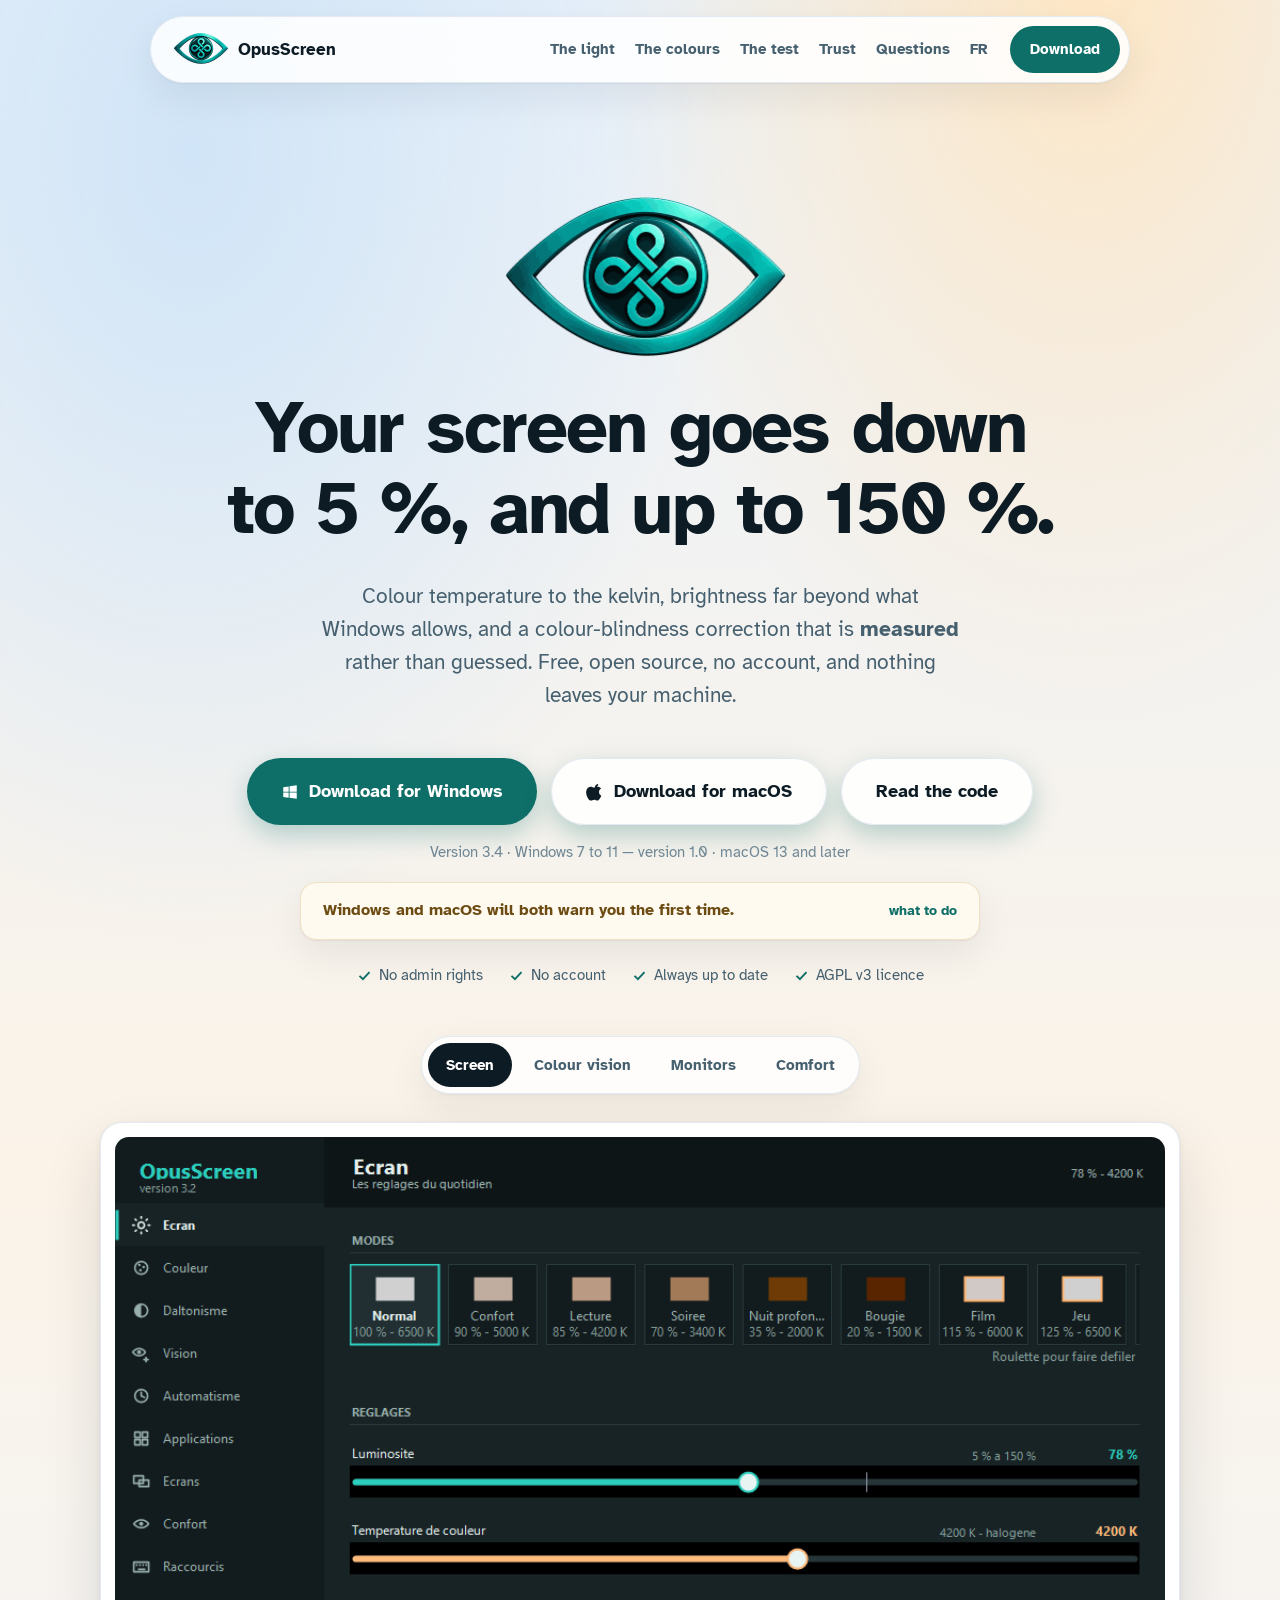
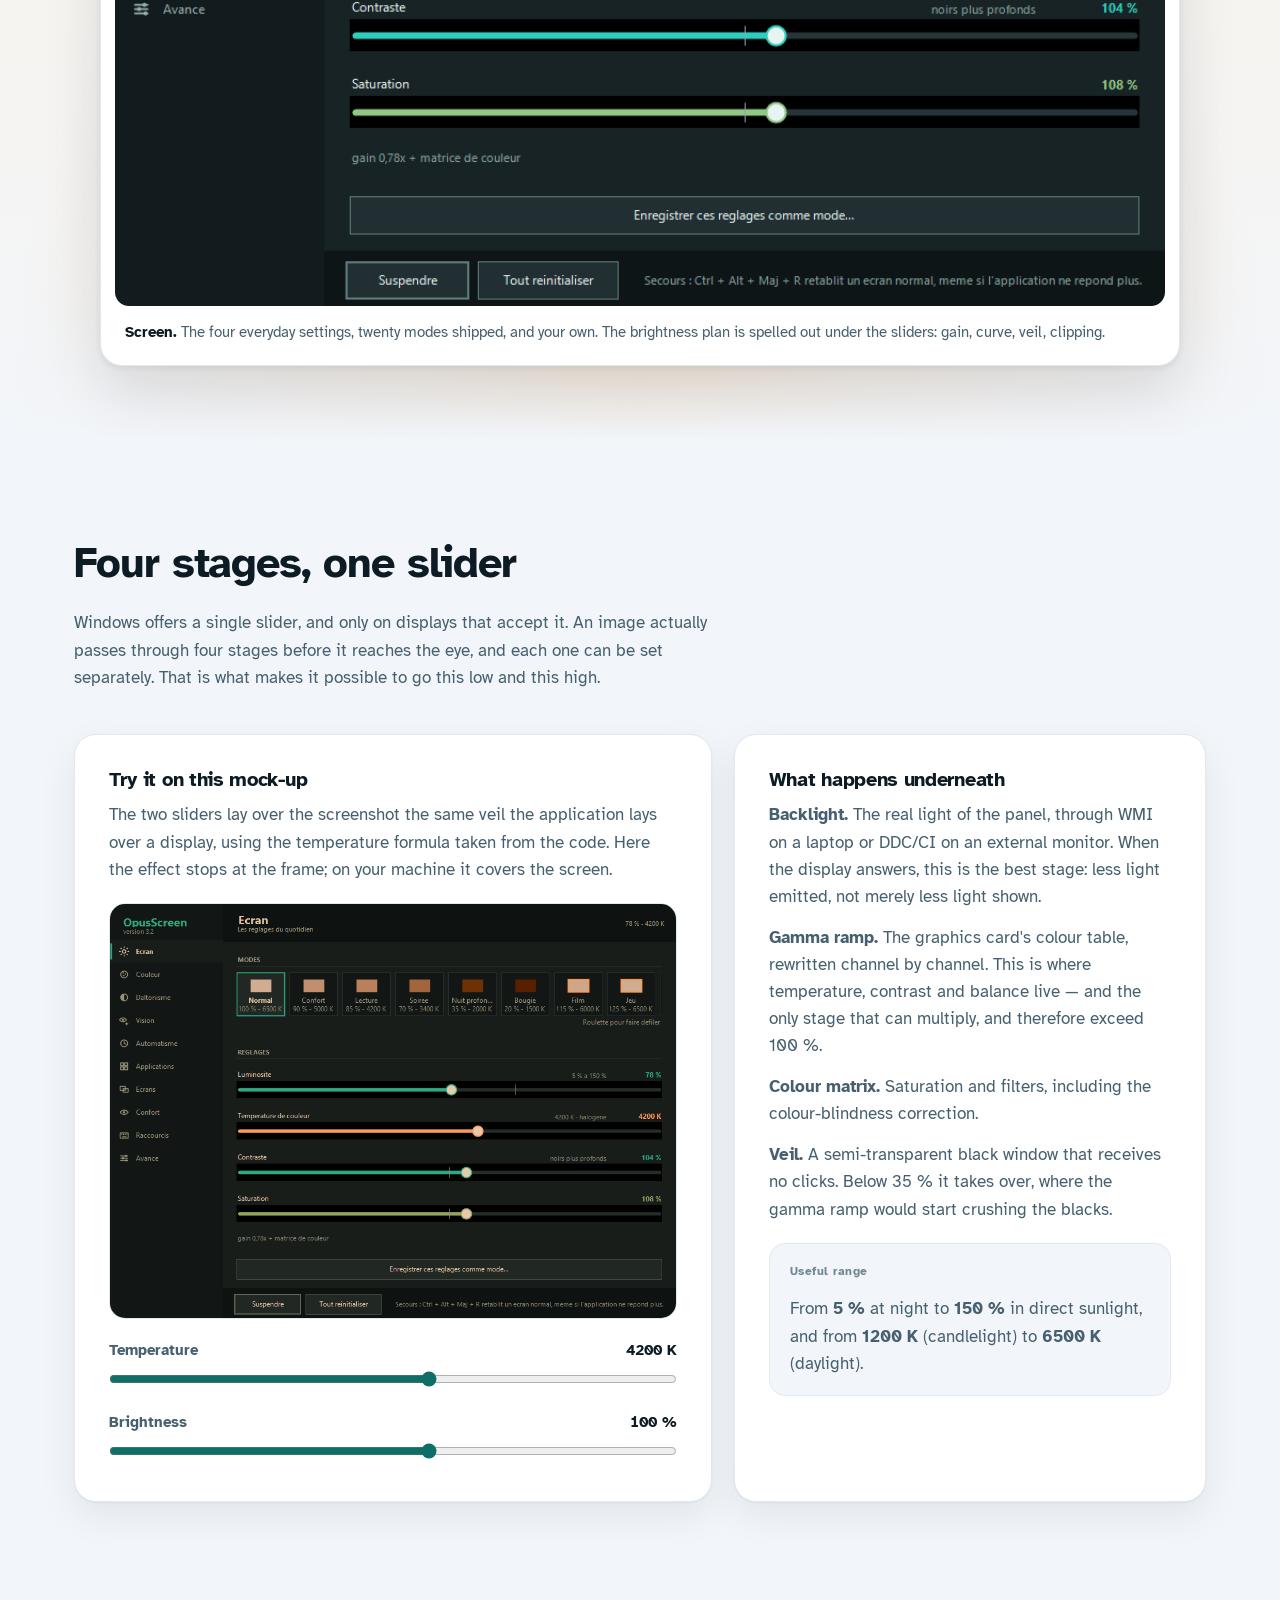
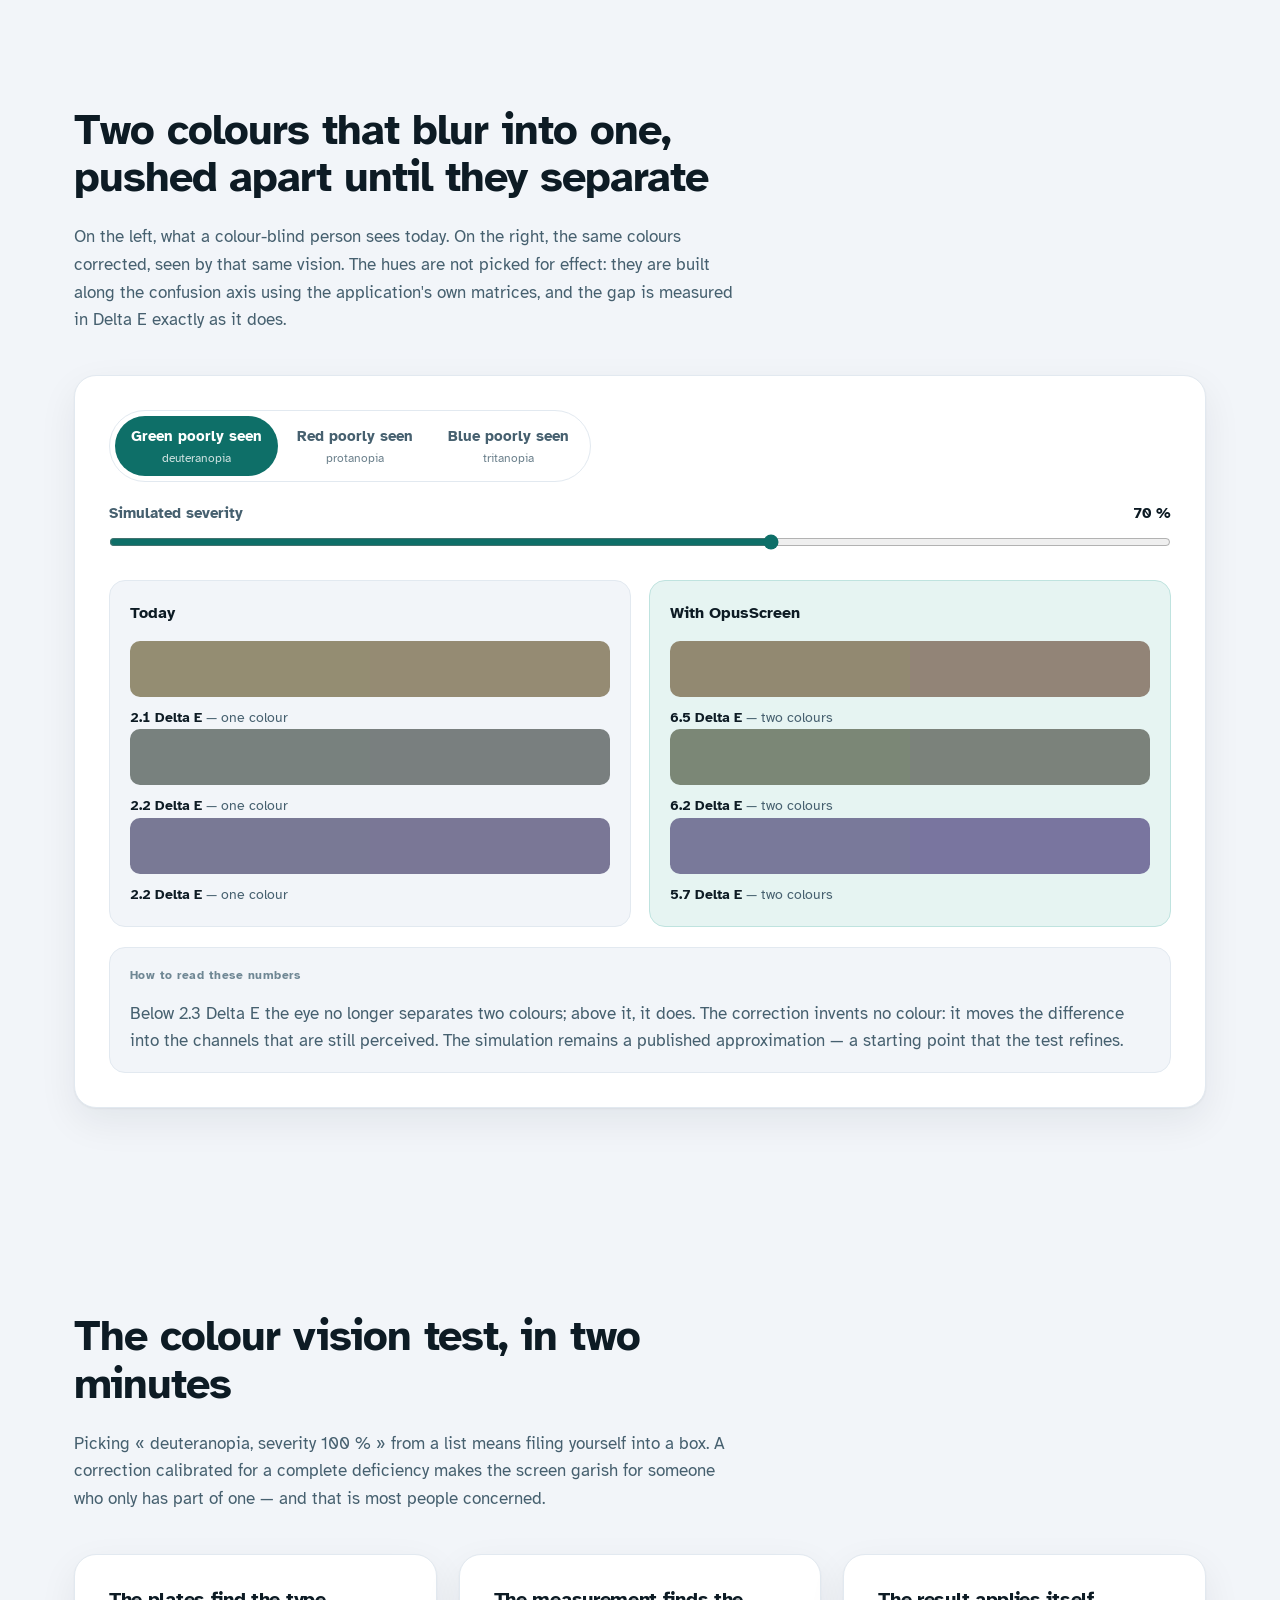
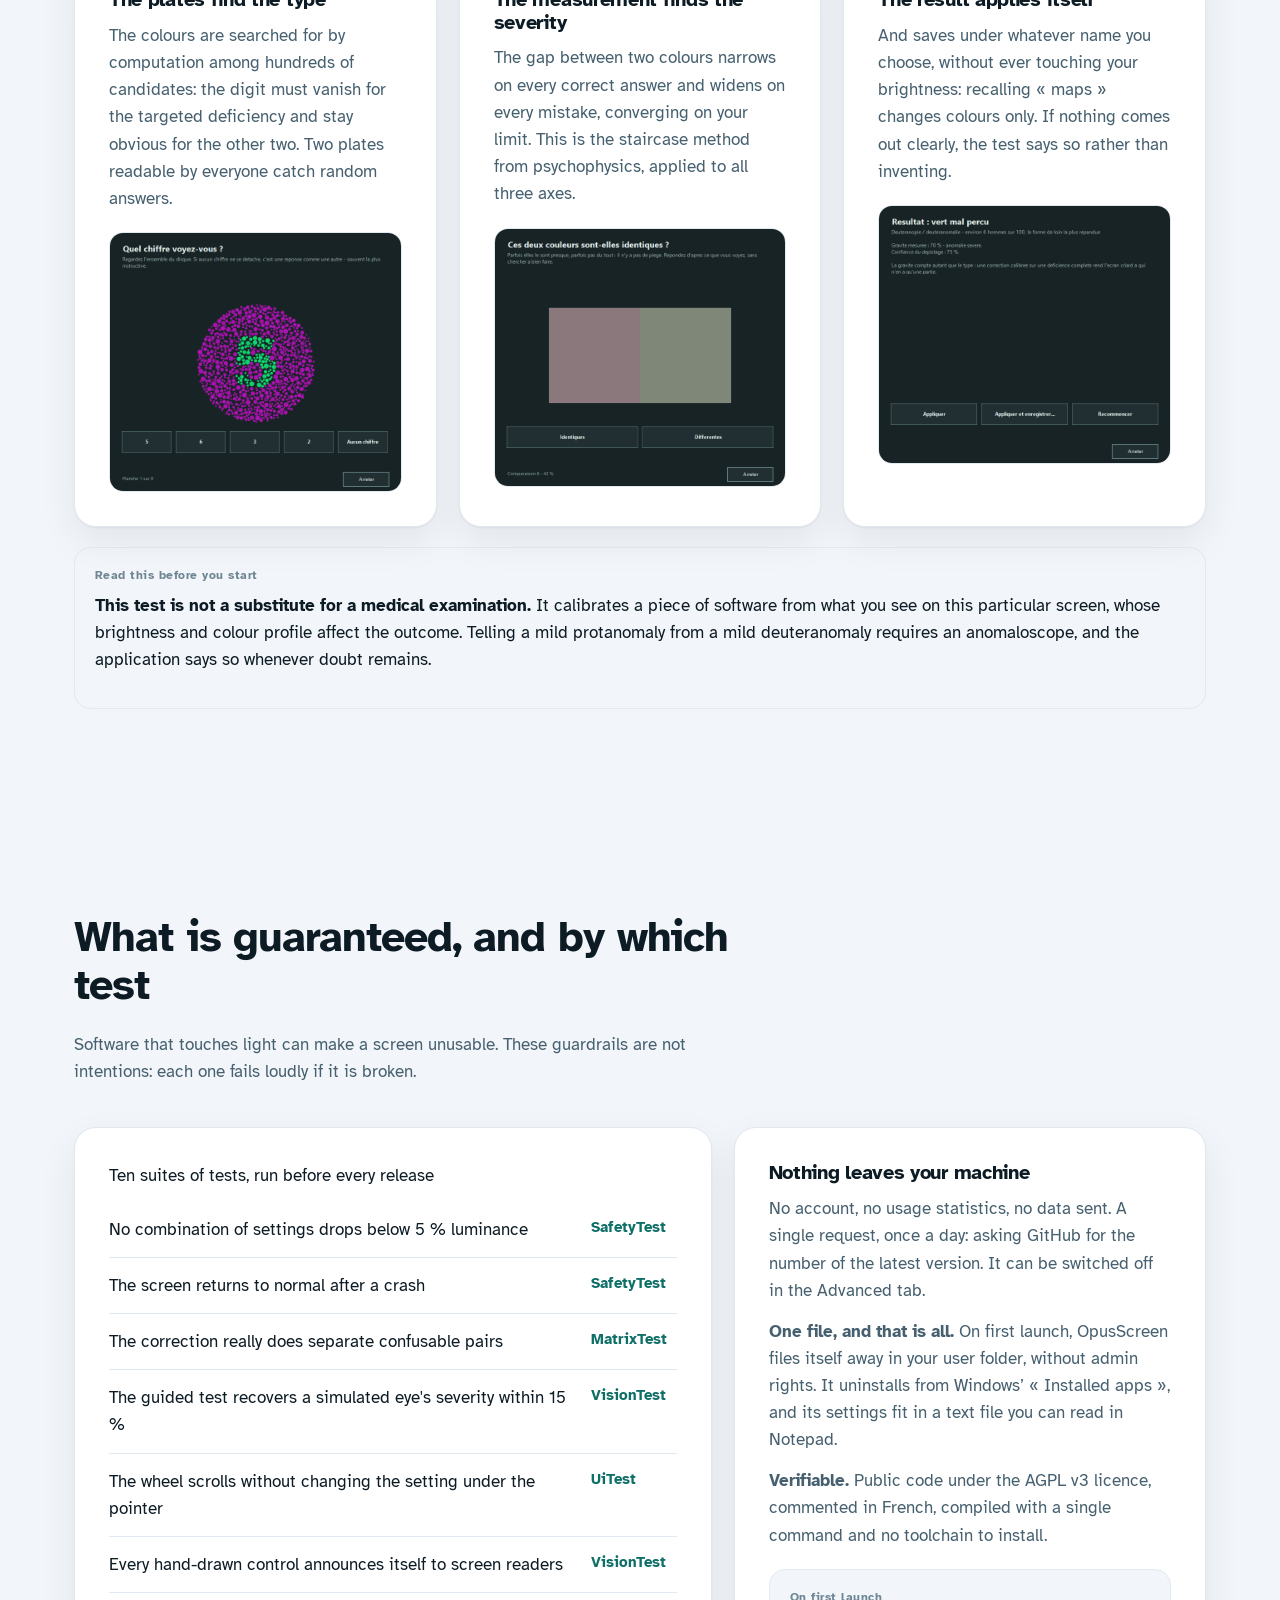
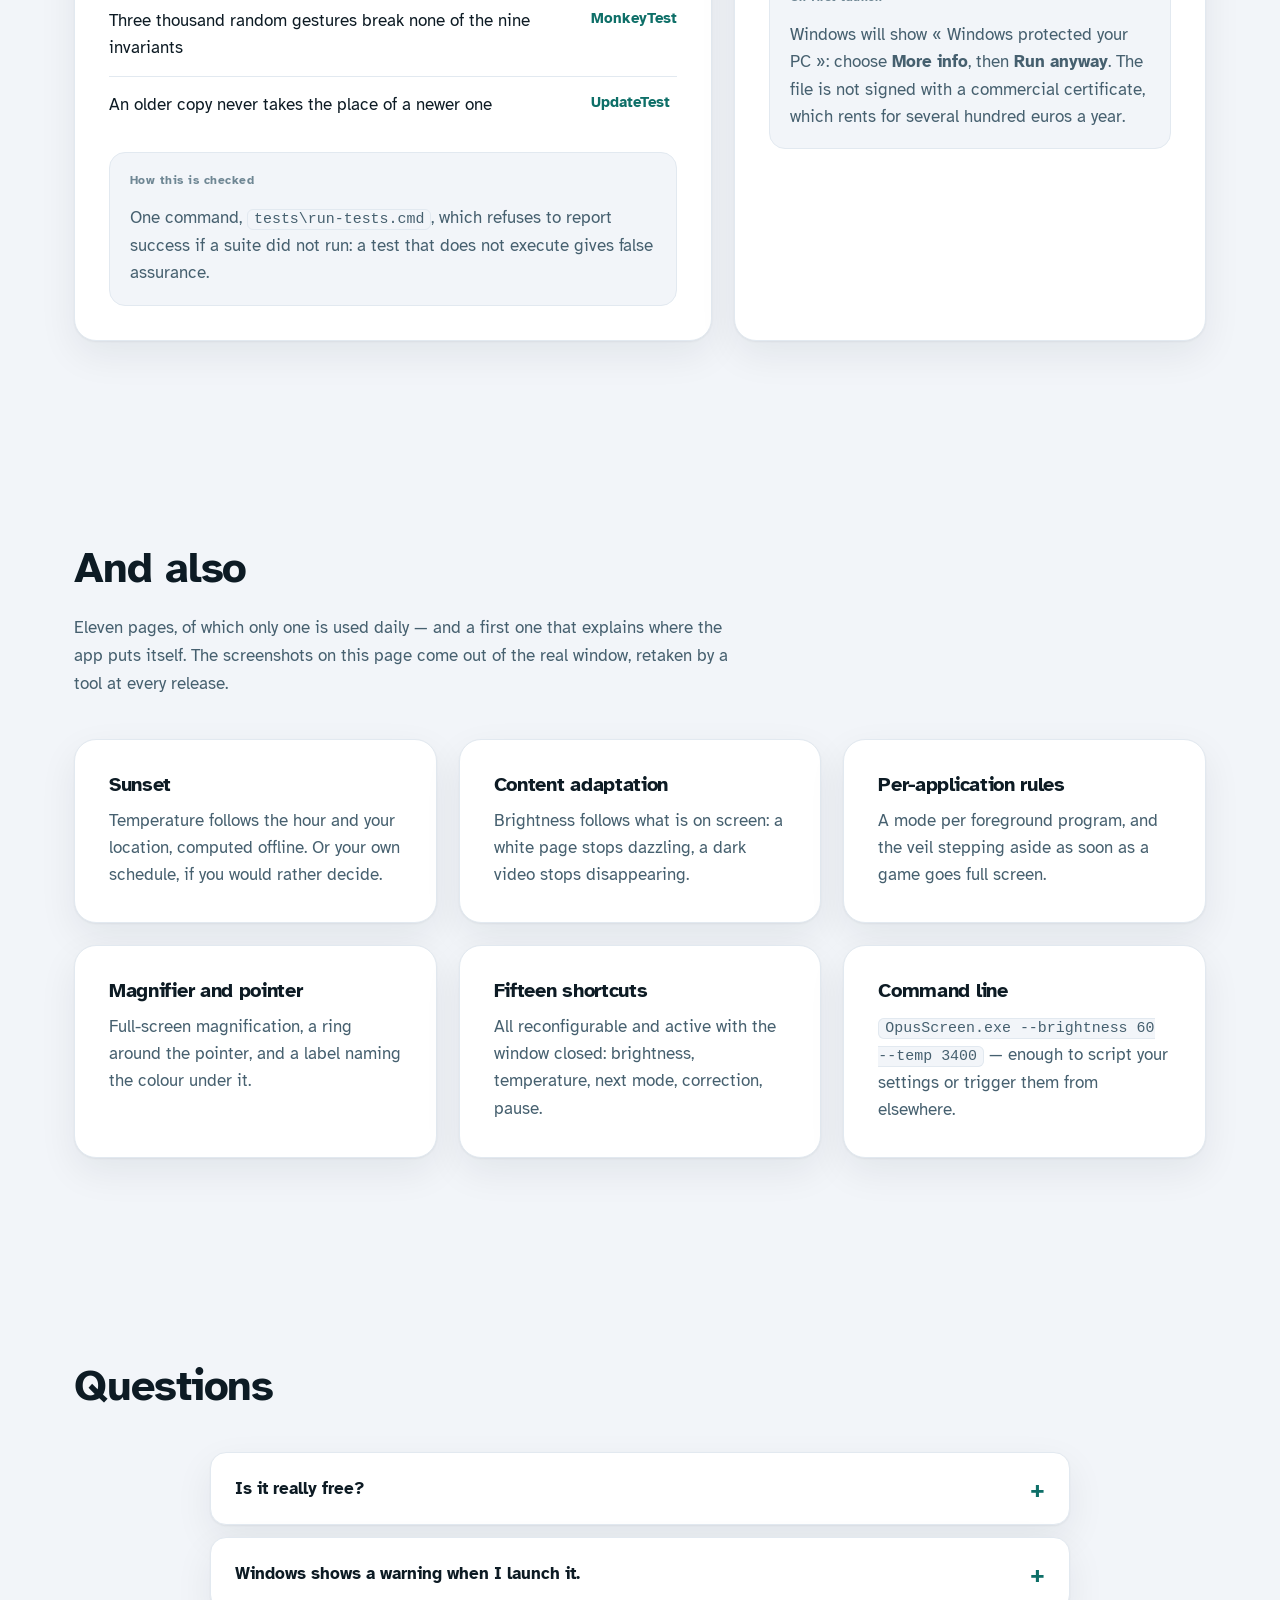
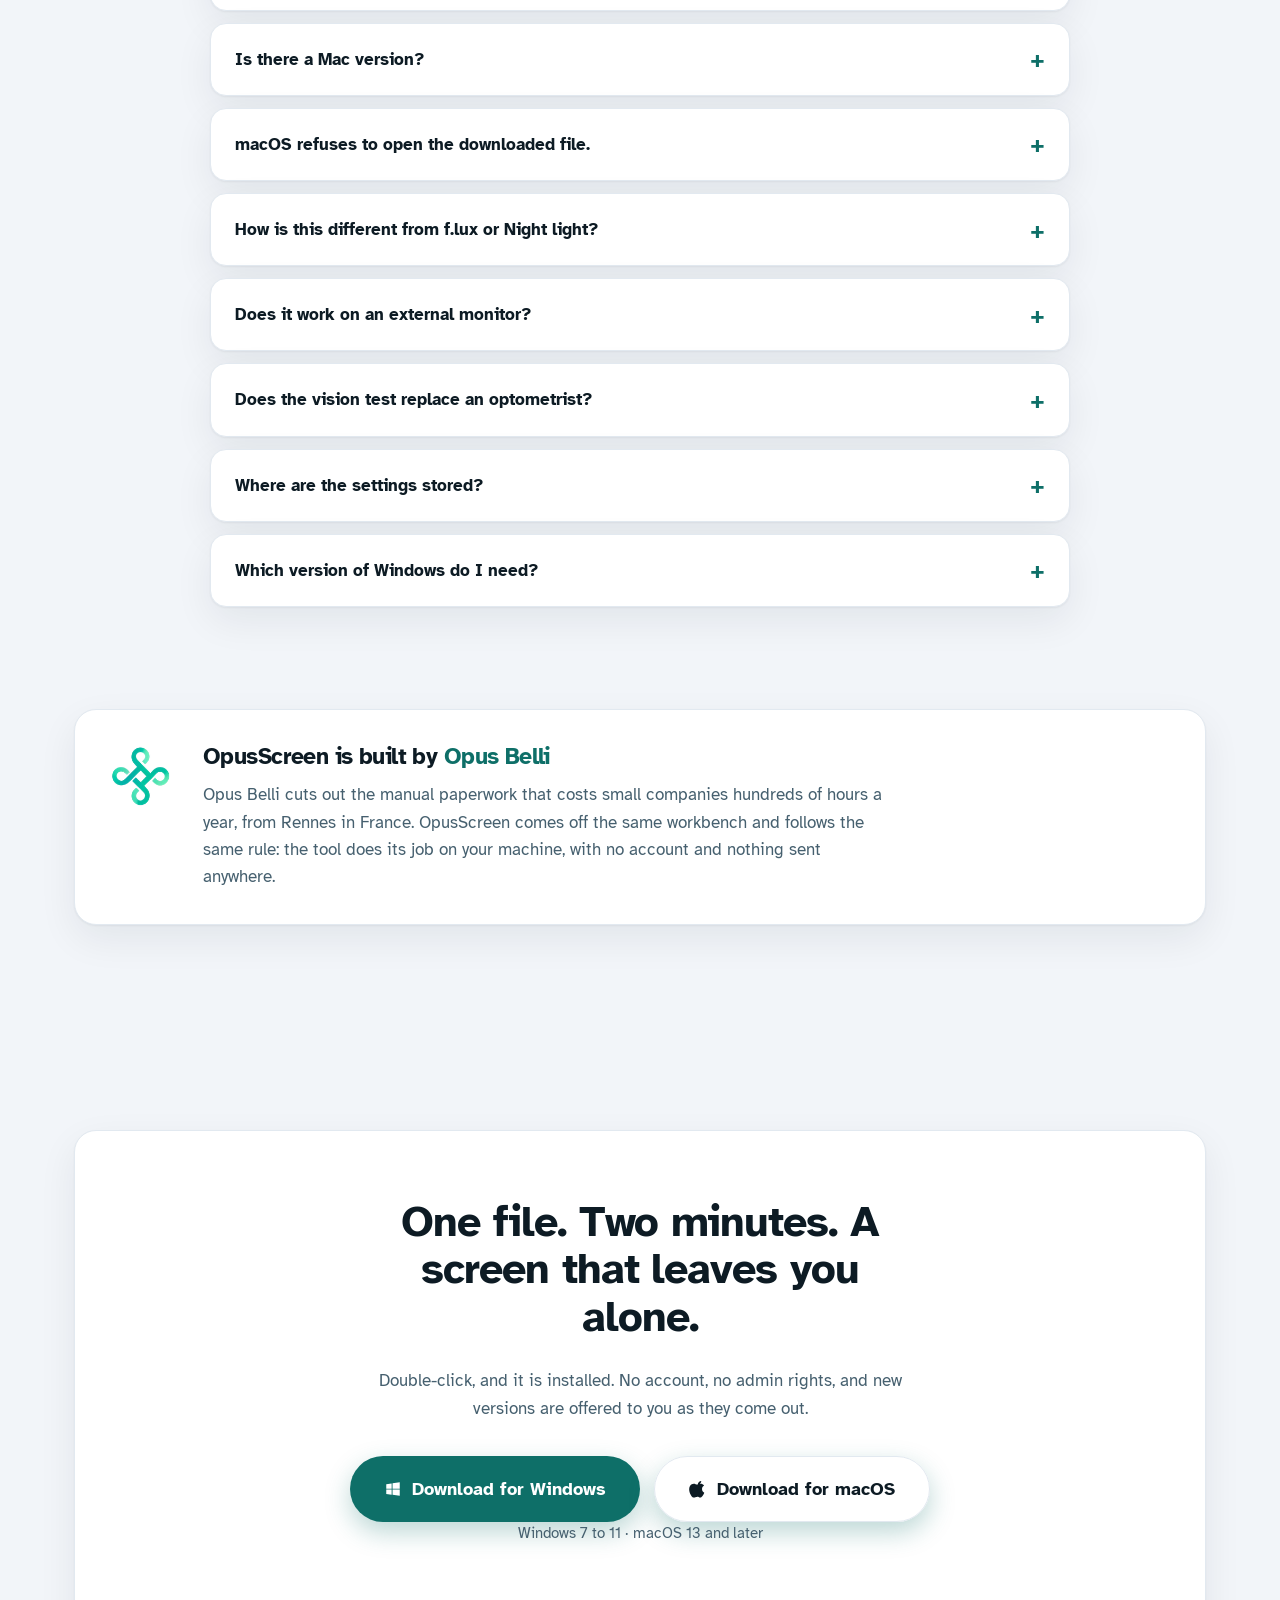
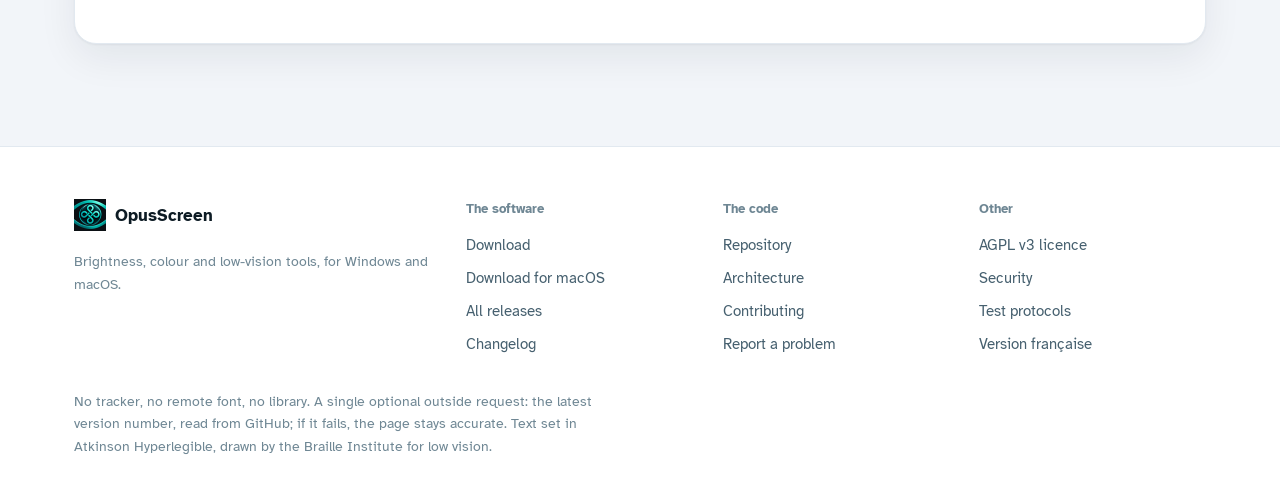
<file: en/index.html>
<!DOCTYPE html>
<html lang="en">
<head>
<meta charset="utf-8">
<meta name="viewport" content="width=device-width, initial-scale=1">
<title>OpusScreen — set your screen's light</title>
<meta name="description" content="Screen brightness from 5 % to 150 %, colour temperature, and colour-blindness correction calibrated by a guided test. Free, open source, no account, nothing sent. For Windows and macOS.">
<link rel="icon" href="../img/logo-64.png">
<meta property="og:title" content="OpusScreen — set your screen's light">
<meta property="og:description" content="Brightness from 5 % to 150 %, colour temperature, colour-blindness correction measured rather than guessed. Free and open source, for Windows and macOS.">
<meta property="og:image" content="https://antoinebonpro.github.io/OpusScreen/img/social.png">
<meta property="og:type" content="website">
<meta property="og:url" content="https://antoinebonpro.github.io/OpusScreen/en/">
<meta property="og:site_name" content="OpusScreen">
<meta property="og:locale" content="en_GB">
<meta property="og:image:width" content="1200">
<meta property="og:image:height" content="630">
<meta property="og:image:alt" content="OpusScreen: brightness, colour temperature and colour-blindness correction, for Windows and macOS.">
<meta name="twitter:card" content="summary_large_image">
<meta name="twitter:title" content="OpusScreen — set your screen's light">
<meta name="twitter:description" content="Brightness from 5 % to 150 %, colour temperature, colour-blindness correction calibrated by a guided test. Free and open source, for Windows and macOS.">
<meta name="twitter:image" content="https://antoinebonpro.github.io/OpusScreen/img/social.png">
<link rel="canonical" href="https://antoinebonpro.github.io/OpusScreen/en/">
<link rel="alternate" hreflang="fr" href="https://antoinebonpro.github.io/OpusScreen/">
<link rel="alternate" hreflang="en" href="https://antoinebonpro.github.io/OpusScreen/en/">
<link rel="alternate" hreflang="x-default" href="https://antoinebonpro.github.io/OpusScreen/">
<link rel="apple-touch-icon" href="../img/icon-192.png">
<link rel="preload" as="font" type="font/woff2" href="../fonts/atkinson-02.woff2" crossorigin>
<link rel="stylesheet" href="../fonts/fonts.css">
<link rel="stylesheet" href="../style.css">
</head>
<body>

<a class="skip" href="#content">Skip to content</a>

<header class="barre">
  <div class="barre-dedans">
    <a class="marque" href="./"><img src="../img/logo-barre.png" alt="" width="58" height="32"><span>OpusScreen</span></a>
    <nav aria-label="Sections">
      <a href="#light">The light</a>
      <a href="#colours">The colours</a>
      <a href="#test">The test</a>
      <a href="#trust">Trust</a>
      <a href="#questions">Questions</a>
      <a href="../" hreflang="fr" lang="fr">FR</a>
    </nav>
    <a class="bouton" id="dl-barre" href="https://github.com/antoinebonpro/OpusScreen/releases/latest/download/OpusScreen.exe">Download</a>
  </div>
</header>

<main id="content">

<!-- ============================================================ hero -->
<section class="heros">
  <img class="logo-heros" src="../img/logo-heros.png" alt="" width="299" height="166">
  <h1>Your screen goes down to 5 %, and up to 150 %.</h1>
  <p class="accroche">
    Colour temperature to the kelvin, brightness far beyond what Windows allows, and a
    colour-blindness correction that is <strong>measured</strong> rather than guessed.
    Free, open source, no account, and nothing leaves your machine.
  </p>

  <div class="appels">
    <a class="bouton grand" id="dl-win" href="https://github.com/antoinebonpro/OpusScreen/releases/latest/download/OpusScreen.exe">
      <svg width="18" height="18" viewBox="0 0 24 24" aria-hidden="true" fill="currentColor"><path d="M3 5.5 10.2 4.5v7H3v-6zM11.4 4.3 21 3v8.5h-9.6v-7.2zM3 12.5h7.2v7L3 18.5v-6zM11.4 12.5H21V21l-9.6-1.3v-7.2z"/></svg>
      Download for Windows
    </a>
    <a class="bouton clair grand" id="dl-mac" href="https://github.com/antoinebonpro/OpusScreen/releases/download/mac-v1.0.3/OpusScreen-1.0.3.dmg">
      <svg width="18" height="18" viewBox="0 0 24 24" aria-hidden="true" fill="currentColor"><path d="M16.37 1.43c0 1.14-.42 2.2-1.25 3.02-.98.98-2.13 1.55-3.35 1.45-.05-1.1.42-2.27 1.2-3.05.82-.9 2.15-1.35 3.4-1.42zM20.4 17.02c-.55 1.27-.82 1.84-1.53 2.96-.99 1.56-2.39 3.5-4.12 3.51-1.54.02-1.93-1-4.02-.99-2.09.01-2.52 1.01-4.06.99-1.73-.01-3.05-1.76-4.04-3.32C-.15 15.8-.45 10.65 1.3 7.93c1.24-1.93 3.2-3.06 5.04-3.06 1.87 0 3.05 1.03 4.6 1.03 1.5 0 2.42-1.03 4.59-1.03 1.64 0 3.37.89 4.61 2.43-4.05 2.22-3.39 8.01.26 9.72z"/></svg>
      Download for macOS
    </a>
    <a class="bouton clair grand" href="https://github.com/antoinebonpro/OpusScreen">Read the code</a>
  </div>
  <p class="sous-bouton" id="release-meta">Version 3.4 · Windows 7 to 11 — version 1.0 · macOS 13 and later</p>

  <div class="commande-mac" id="commande-mac" hidden>
    <p class="commande-mac-titre">On a Mac, the route with no warning at all: one command.</p>
    <div class="commande-mac-ligne">
      <code id="cmd-install">curl -fsSL https://antoinebonpro.github.io/OpusScreen/install.sh | bash</code>
      <button type="button" id="copier-cmd">Copy</button>
    </div>
    <p class="commande-mac-note">It downloads, <strong>checks the SHA-256</strong>, installs into <em>Applications</em> and launches. The button above goes through the browser instead: macOS will then say “Apple could not verify…”, and the box below tells you what to do. <a href="https://github.com/antoinebonpro/OpusScreen/blob/main/mac/install.sh">Read the script</a> before running it — it explains what it bypasses, and what stands in its place.</p>
  </div>

  <div class="apres-clic" id="apres-clic" hidden>
    <h3>The download has started — and macOS will refuse to open it.</h3>
    <p class="apres-intro">That is expected, and it is not a problem with the file: it is not countersigned by an Apple certificate, which costs ninety-nine euros a year. Three steps, once only.</p>
    <ol>
      <li>Open the downloaded image and drag <strong>OpusScreen</strong> into <strong>Applications</strong>.</li>
      <li>Double-click it. macOS shows “<em>Apple could not verify…</em>” — click <strong>Done</strong> or <strong>OK</strong>. That dialog is normal.</li>
      <li>Open <strong>System Settings → Privacy &amp; Security</strong>, scroll to the <strong>Security</strong> section: a line names OpusScreen. Click <strong>“Open Anyway”</strong>, then confirm with Touch ID.</li>
    </ol>
    <p class="apres-sortie">On macOS 13 and 14, right-clicking the application and choosing <em>Open</em> is enough — Apple removed that shortcut from macOS 15 onwards. <strong>To avoid all of this</strong>, the command above installs with no warning at all.</p>
  </div>

  <details class="note-secu" id="note-secu">
    <summary><span class="note-secu-titre">Windows and macOS will both warn you the first time.</span><span class="note-secu-plus">what to do</span></summary>
    <div class="note-secu-corps">
      <p><strong>Why.</strong> The software is countersigned by no commercial certificate: a few hundred euros a year on Windows, ninety-nine euros a year on Apple’s side. So neither system is saying it found something — it is saying it <em>could not check</em>. The SHA-256 of every file is published next to it, so you can verify for yourself what you are opening.</p>
      <div id="note-secu-win">
        <h4>Windows — “Windows protected your PC”</h4>
        <p><em>More info</em> → <em>Run anyway</em>.</p>
      </div>
      <div id="note-secu-mac">
        <div id="note-secu-commande">
        <h4>macOS — the simplest way: one command, and no warning at all</h4>
        <p>It downloads, <strong>checks the SHA-256</strong>, installs into <em>Applications</em> and launches.</p>
        <code>curl -fsSL https://antoinebonpro.github.io/OpusScreen/install.sh | bash</code>
        <p style="margin-top:12px">Why it does not warn: the mark that triggers the message is placed by <em>browsers</em>, and <code style="display:inline;border:0;background:none;padding:0">curl</code> does not place it. Plainly said, this <strong>bypasses</strong> Apple’s check rather than satisfying it — and the script says so itself; you can <a href="https://github.com/antoinebonpro/OpusScreen/blob/main/mac/install.sh">read it before running it</a>. What stands in its place is checkable by eye: the expected fingerprint is written there in plain sight, and the install is refused if the file received does not match it byte for byte.</p>

        </div>
        <h4>macOS — or via the disk image, and then the warning appears</h4>
        <p><strong>macOS 15 and later</strong>, including macOS 26: dismiss the dialog, then <em>System Settings</em> → <em>Privacy &amp; Security</em> → scroll to the <em>Security</em> section, where a line names the file → <em>Open Anyway</em>.</p>
        <p><strong>macOS 13 and 14</strong>: right-click the file → <em>Open</em>. Apple removed that shortcut from macOS 15 onwards; an instruction still recommending it sends you looking for a button that no longer exists.</p>
        <p>Or, in one command:</p>
        <code>xattr -d com.apple.quarantine ~/Downloads/OpusScreen-1.0.3.dmg</code>
        <p style="margin-top:12px"><strong>The message comes back with every fresh download</strong>, and that is expected: the quarantine mark is put on the file you received, not on the installed application. Once OpusScreen sits in <em>Applications</em>, it no longer appears.</p>
      </div>
    </div>
  </details>

  <ul class="rassurance">
    <li><svg width="15" height="15" viewBox="0 0 24 24" fill="none" stroke="currentColor" stroke-width="3" aria-hidden="true"><path d="M4 12.5 9.5 18 20 6.5"/></svg> No admin rights</li>
    <li><svg width="15" height="15" viewBox="0 0 24 24" fill="none" stroke="currentColor" stroke-width="3" aria-hidden="true"><path d="M4 12.5 9.5 18 20 6.5"/></svg> No account</li>
    <li><svg width="15" height="15" viewBox="0 0 24 24" fill="none" stroke="currentColor" stroke-width="3" aria-hidden="true"><path d="M4 12.5 9.5 18 20 6.5"/></svg> Always up to date</li>
    <li><svg width="15" height="15" viewBox="0 0 24 24" fill="none" stroke="currentColor" stroke-width="3" aria-hidden="true"><path d="M4 12.5 9.5 18 20 6.5"/></svg> AGPL v3 licence</li>
  </ul>

  <div class="onglets" role="tablist" aria-label="Pages of the application">
    <button type="button" role="tab" aria-selected="true" aria-controls="view-screen" id="t-screen">Screen</button>
    <button type="button" role="tab" aria-selected="false" aria-controls="view-colour" id="t-colour">Colour vision</button>
    <button type="button" role="tab" aria-selected="false" aria-controls="view-monitors" id="t-monitors">Monitors</button>
    <button type="button" role="tab" aria-selected="false" aria-controls="view-comfort" id="t-comfort">Comfort</button>
  </div>

  <figure class="vitrine" role="tabpanel" id="view-screen" aria-labelledby="t-screen">
    <img src="../img/ecran.png" alt="Screen tab: modes, brightness, temperature, contrast, saturation." width="984" height="721">
    <figcaption><strong>Screen.</strong> The four everyday settings, twenty modes shipped, and your own. The brightness plan is spelled out under the sliders: gain, curve, veil, clipping.</figcaption>
  </figure>
  <figure class="vitrine" role="tabpanel" id="view-colour" aria-labelledby="t-colour" hidden>
    <img src="../img/daltonisme.png" alt="Colour vision tab: guided test, correction, fine tuning, saved profiles." width="984" height="721" loading="lazy">
    <figcaption><strong>Colour vision.</strong> The test, one-click correction, fine tuning, a check on confusable pairs, and your named profiles.</figcaption>
  </figure>
  <figure class="vitrine" role="tabpanel" id="view-monitors" aria-labelledby="t-monitors" hidden>
    <img src="../img/ecrans.png" alt="Monitors tab: one settings card per detected display." width="984" height="721" loading="lazy">
    <figcaption><strong>Monitors.</strong> One block per display: linked, offset by a few points, or each with its own profile. Copying one screen onto the others is a single button.</figcaption>
  </figure>
  <figure class="vitrine" role="tabpanel" id="view-comfort" aria-labelledby="t-comfort" hidden>
    <img src="../img/confort.png" alt="Comfort tab: eye breaks, blink reminder, screen time." width="984" height="721" loading="lazy">
    <figcaption><strong>Comfort.</strong> The 20-20-20 rule, a blink reminder that never steals focus, and the time spent since this morning.</figcaption>
  </figure>
</section>

<!-- ============================================================ the light -->
<section id="light">
  <div class="large">
    <div class="titre-section">
      <h2>Four stages, one slider</h2>
      <p>Windows offers a single slider, and only on displays that accept it. An image actually passes through four stages before it reaches the eye, and each one can be set separately. That is what makes it possible to go this low and this high.</p>
    </div>

    <div class="cartes large-gauche">
      <div class="carte">
        <h3>Try it on this mock-up</h3>
        <p>The two sliders lay over the screenshot the same veil the application lays over a display, using the temperature formula taken from the code. Here the effect stops at the frame; on your machine it covers the screen.</p>

        <div class="ecran-demo">
          <img src="../img/ecran.png" alt="Preview of the application, dimmed and warmed by the sliders below." width="984" height="721" loading="lazy">
          <div class="voile" id="voile" aria-hidden="true"></div>
        </div>

        <div class="reglettes">
          <div class="reglette">
            <label for="kelvin">Temperature <output id="kelvin-out" for="kelvin" aria-live="polite">4200 K</output></label>
            <input type="range" id="kelvin" min="1200" max="6500" step="100" value="4200">
          </div>
          <div class="reglette">
            <label for="lum">Brightness <output id="lum-out" for="lum" aria-live="polite">100 %</output></label>
            <input type="range" id="lum" min="35" max="150" step="5" value="100">
          </div>
        </div>
      </div>

      <div class="carte">
        <h3>What happens underneath</h3>
        <p><strong>Backlight.</strong> The real light of the panel, through WMI on a laptop or DDC/CI on an external monitor. When the display answers, this is the best stage: less light emitted, not merely less light shown.</p>
        <p><strong>Gamma ramp.</strong> The graphics card's colour table, rewritten channel by channel. This is where temperature, contrast and balance live — and the only stage that can multiply, and therefore exceed 100 %.</p>
        <p><strong>Colour matrix.</strong> Saturation and filters, including the colour-blindness correction.</p>
        <p><strong>Veil.</strong> A semi-transparent black window that receives no clicks. Below 35 % it takes over, where the gamma ramp would start crushing the blacks.</p>
        <div class="encart">
          <p class="etiquette">Useful range</p>
          <p>From <strong>5 %</strong> at night to <strong>150 %</strong> in direct sunlight, and from <strong>1200 K</strong> (candlelight) to <strong>6500 K</strong> (daylight).</p>
        </div>
      </div>
    </div>
  </div>
</section>

<!-- ============================================================ colours -->
<section id="colours">
  <div class="large">
    <div class="titre-section">
      <h2>Two colours that blur into one, pushed apart until they separate</h2>
      <p>On the left, what a colour-blind person sees today. On the right, the same colours corrected, seen by that same vision. The hues are not picked for effect: they are built along the confusion axis using the application's own matrices, and the gap is measured in Delta E exactly as it does.</p>
    </div>

    <div class="carte">
      <div class="choix" role="group" aria-label="Deficiency">
        <button type="button" data-vision="deuteranopia" class="actif" aria-pressed="true">Green poorly seen<span class="clinique">deuteranopia</span></button>
        <button type="button" data-vision="protanopia" aria-pressed="false">Red poorly seen<span class="clinique">protanopia</span></button>
        <button type="button" data-vision="tritanopia" aria-pressed="false">Blue poorly seen<span class="clinique">tritanopia</span></button>
      </div>

      <div class="reglettes" id="severity">
        <div class="reglette">
          <label for="sev">Simulated severity <output id="sev-out" for="sev" aria-live="polite">70 %</output></label>
          <input type="range" id="sev" min="20" max="100" step="5" value="70">
        </div>
      </div>

      <div class="comparaison">
        <div class="colonne">
          <h4>Today</h4>
          <div id="avant"></div>
        </div>
        <div class="colonne apres">
          <h4>With OpusScreen</h4>
          <div id="apres"></div>
        </div>
      </div>

      <div class="encart">
        <p class="etiquette">How to read these numbers</p>
        <p>Below 2.3 Delta E the eye no longer separates two colours; above it, it does. The correction invents no colour: it moves the difference into the channels that are still perceived. The simulation remains a published approximation — a starting point that the test refines.</p>
      </div>
    </div>
  </div>
</section>

<!-- ============================================================ the test -->
<section id="test">
  <div class="large">
    <div class="titre-section">
      <h2>The colour vision test, in two minutes</h2>
      <p>Picking « deuteranopia, severity 100 % » from a list means filing yourself into a box. A correction calibrated for a complete deficiency makes the screen garish for someone who only has part of one — and that is most people concerned.</p>
    </div>

    <div class="cartes trois">
      <div class="carte">
        <h3>The plates find the type</h3>
        <p>The colours are searched for by computation among hundreds of candidates: the digit must vanish for the targeted deficiency and stay obvious for the other two. Two plates readable by everyone catch random answers.</p>
        <img src="../img/test-planche.png" alt="A test plate: a digit hidden in a scatter of coloured dots." width="700" height="620" loading="lazy">
      </div>
      <div class="carte">
        <h3>The measurement finds the severity</h3>
        <p>The gap between two colours narrows on every correct answer and widens on every mistake, converging on your limit. This is the staircase method from psychophysics, applied to all three axes.</p>
        <img src="../img/test-comparaison.png" alt="Two adjoining colours, to be called identical or different." width="700" height="620" loading="lazy">
      </div>
      <div class="carte">
        <h3>The result applies itself</h3>
        <p>And saves under whatever name you choose, without ever touching your brightness: recalling « maps » changes colours only. If nothing comes out clearly, the test says so rather than inventing.</p>
        <img src="../img/test-resultat.png" alt="The result screen: type found, severity measured, screening confidence." width="700" height="620" loading="lazy">
      </div>
    </div>

    <div class="encart">
      <p class="etiquette">Read this before you start</p>
      <p><strong>This test is not a substitute for a medical examination.</strong> It calibrates a piece of software from what you see on this particular screen, whose brightness and colour profile affect the outcome. Telling a mild protanomaly from a mild deuteranomaly requires an anomaloscope, and the application says so whenever doubt remains.</p>
    </div>
  </div>
</section>

<!-- ============================================================ trust -->
<section id="trust">
  <div class="large">
    <div class="titre-section">
      <h2>What is guaranteed, and by which test</h2>
      <p>Software that touches light can make a screen unusable. These guardrails are not intentions: each one fails loudly if it is broken.</p>
    </div>

    <div class="cartes large-gauche">
      <div class="carte">
        <table class="garanties">
          <caption class="etiquette">Ten suites of tests, run before every release</caption>
          <tbody>
            <tr><th scope="row">No combination of settings drops below 5 % luminance</th><td>SafetyTest</td></tr>
            <tr><th scope="row">The screen returns to normal after a crash</th><td>SafetyTest</td></tr>
            <tr><th scope="row">The correction really does separate confusable pairs</th><td>MatrixTest</td></tr>
            <tr><th scope="row">The guided test recovers a simulated eye's severity within 15 %</th><td>VisionTest</td></tr>
            <tr><th scope="row">The wheel scrolls without changing the setting under the pointer</th><td>UiTest</td></tr>
            <tr><th scope="row">Every hand-drawn control announces itself to screen readers</th><td>VisionTest</td></tr>
            <tr><th scope="row">Three thousand random gestures break none of the nine invariants</th><td>MonkeyTest</td></tr>
            <tr><th scope="row">An older copy never takes the place of a newer one</th><td>UpdateTest</td></tr>
          </tbody>
        </table>
        <div class="encart">
          <p class="etiquette">How this is checked</p>
          <p>One command, <code>tests\run-tests.cmd</code>, which refuses to report success if a suite did not run: a test that does not execute gives false assurance.</p>
        </div>
      </div>

      <div class="carte">
        <h3>Nothing leaves your machine</h3>
        <p>No account, no usage statistics, no data sent. A single request, once a day: asking GitHub for the number of the latest version. It can be switched off in the Advanced tab.</p>
        <p><strong>One file, and that is all.</strong> On first launch, OpusScreen files itself away in your user folder, without admin rights. It uninstalls from Windows’ « Installed apps », and its settings fit in a text file you can read in Notepad.</p>
        <p><strong>Verifiable.</strong> Public code under the AGPL v3 licence, commented in French, compiled with a single command and no toolchain to install.</p>
        <div class="encart">
          <p class="etiquette">On first launch</p>
          <p>Windows will show « Windows protected your PC »: choose <strong>More info</strong>, then <strong>Run anyway</strong>. The file is not signed with a commercial certificate, which rents for several hundred euros a year.</p>
        </div>
      </div>
    </div>
  </div>
</section>

<!-- ============================================================ and also -->
<section>
  <div class="large">
    <div class="titre-section">
      <h2>And also</h2>
      <p>Eleven pages, of which only one is used daily — and a first one that explains where the app puts itself. The screenshots on this page come out of the real window, retaken by a tool at every release.</p>
    </div>
    <div class="cartes trois">
      <div class="carte"><h3>Sunset</h3><p>Temperature follows the hour and your location, computed offline. Or your own schedule, if you would rather decide.</p></div>
      <div class="carte"><h3>Content adaptation</h3><p>Brightness follows what is on screen: a white page stops dazzling, a dark video stops disappearing.</p></div>
      <div class="carte"><h3>Per-application rules</h3><p>A mode per foreground program, and the veil stepping aside as soon as a game goes full screen.</p></div>
      <div class="carte"><h3>Magnifier and pointer</h3><p>Full-screen magnification, a ring around the pointer, and a label naming the colour under it.</p></div>
      <div class="carte"><h3>Fifteen shortcuts</h3><p>All reconfigurable and active with the window closed: brightness, temperature, next mode, correction, pause.</p></div>
      <div class="carte"><h3>Command line</h3><p><code>OpusScreen.exe --brightness 60 --temp 3400</code> — enough to script your settings or trigger them from elsewhere.</p></div>
    </div>
  </div>
</section>

<!-- ============================================================ questions -->
<section id="questions">
  <div class="large">
    <div class="titre-section"><h2>Questions</h2></div>
    <div class="questions">
      <details>
        <summary>Is it really free?</summary>
        <p>Yes, and open source: AGPL v3 licence. No paid tier, no reserved feature, no trial period.</p>
      </details>
      <details>
        <summary>Windows shows a warning when I launch it.</summary>
        <p>The file is not signed with a commercial certificate, which rents for several hundred euros a year. SmartScreen announces « Windows protected your PC »: choose <em>More info</em>, then <em>Run anyway</em>. The repository also compiles with a single command, if you would rather not trust a binary.</p>
      </details>
      <details>
        <summary>Is there a Mac version?</summary>
        <p>Yes, since version 1.0: a complete port, feature by feature, written against the macOS APIs. macOS 13 (Ventura) or later, Apple Silicon and Intel alike. Two differences, stated rather than hidden: saturation, colour-blindness filters and the magnifier need the Screen Recording permission — without it, brightness and temperature still work; and the pointer is not recoloured, because macOS draws it above every window. In exchange, the colour matrix is set per display there, which Windows does not allow. The settings file is the same on both sides: a configuration exported from a PC imports on the Mac as is.</p>
      </details>
      <details>
        <summary>macOS refuses to open the downloaded file.</summary>
        <p>“Apple could not verify this file is free of malware”: macOS puts it badly — it found nothing, it could not check. The bundle is not notarised, which requires a paid Apple developer account at ninety-nine euros a year, the same reason SmartScreen complains on Windows. On macOS 15 and later, including macOS 26: dismiss the dialog, open System Settings → Privacy & Security, scroll to the Security section where a line names the blocked file, and click “Open Anyway”. On macOS 13 and 14, right-clicking the file and choosing Open is enough — Apple removed that shortcut from macOS 15 onwards. Then: open the image, drag OpusScreen into Applications, the window shows the gesture; the same step may be needed once more for the application itself. The repository also compiles with a single command, if you would rather not trust a binary.</p>
      </details>
      <details>
        <summary>How is this different from f.lux or Night light?</summary>
        <p>Colour temperature is the common ground. Beyond that: brightness runs from 5 % to 150 %, each display is set separately, and the colour-blindness side — adjustable correction plus a measuring test — exists nowhere else for free.</p>
      </details>
      <details>
        <summary>Does it work on an external monitor?</summary>
        <p>Yes. Brightness, temperature and veil are set display by display. Saturation and filters apply to the whole desktop: that is a limit of the Windows interface, and the application names the reference display rather than hiding it.</p>
      </details>
      <details>
        <summary>Does the vision test replace an optometrist?</summary>
        <p>No, and it says so. It calibrates software; a diagnosis requires a clinical examination. If the test finds something unexpected, talk to a professional rather than to a program.</p>
      </details>
      <details>
        <summary>Where are the settings stored?</summary>
        <p>In <code>%LOCALAPPDATA%\OpusScreen\settings.ini</code>. A text file, backed up by copying it and exported from the Advanced tab.</p>
      </details>
      <details>
        <summary>Which version of Windows do I need?</summary>
        <p>Windows 7 to 11. The application relies on .NET Framework 4, present everywhere since: nothing to install.</p>
      </details>
    </div>
  </div>
</section>

<!-- ============================================================ publisher -->
<section class="signature" aria-label="Publisher">
  <div class="large">
    <div class="carte signature-carte">
      <img src="../img/opus-belli.png" alt="" width="64" height="63">
      <div>
        <h2>OpusScreen is built by <a href="https://opus-belli.fr">Opus&nbsp;Belli</a></h2>
        <p>Opus Belli cuts out the manual paperwork that costs small companies hundreds of hours a year, from Rennes in France. OpusScreen comes off the same workbench and follows the same rule: the tool does its job on your machine, with no account and nothing sent anywhere.</p>
      </div>
    </div>
  </div>
</section>

<!-- ============================================================ closing -->
<section class="final">
  <div class="large">
    <div class="carte">
      <h2>One file. Two minutes. A screen that leaves you alone.</h2>
      <p>Double-click, and it is installed. No account, no admin rights, and new versions are offered to you as they come out.</p>
      <div class="appels">
        <a class="bouton grand" id="dl-win-2" href="https://github.com/antoinebonpro/OpusScreen/releases/latest/download/OpusScreen.exe">
          <svg width="18" height="18" viewBox="0 0 24 24" aria-hidden="true" fill="currentColor"><path d="M3 5.5 10.2 4.5v7H3v-6zM11.4 4.3 21 3v8.5h-9.6v-7.2zM3 12.5h7.2v7L3 18.5v-6zM11.4 12.5H21V21l-9.6-1.3v-7.2z"/></svg>
          Download for Windows
        </a>
        <a class="bouton clair grand" id="dl-mac-2" href="https://github.com/antoinebonpro/OpusScreen/releases/download/mac-v1.0.3/OpusScreen-1.0.3.dmg">
          <svg width="18" height="18" viewBox="0 0 24 24" aria-hidden="true" fill="currentColor"><path d="M16.37 1.43c0 1.14-.42 2.2-1.25 3.02-.98.98-2.13 1.55-3.35 1.45-.05-1.1.42-2.27 1.2-3.05.82-.9 2.15-1.35 3.4-1.42zM20.4 17.02c-.55 1.27-.82 1.84-1.53 2.96-.99 1.56-2.39 3.5-4.12 3.51-1.54.02-1.93-1-4.02-.99-2.09.01-2.52 1.01-4.06.99-1.73-.01-3.05-1.76-4.04-3.32C-.15 15.8-.45 10.65 1.3 7.93c1.24-1.93 3.2-3.06 5.04-3.06 1.87 0 3.05 1.03 4.6 1.03 1.5 0 2.42-1.03 4.59-1.03 1.64 0 3.37.89 4.61 2.43-4.05 2.22-3.39 8.01.26 9.72z"/></svg>
          Download for macOS
        </a>
      </div>
      <p class="sous-bouton" id="release-meta-2">Windows 7 to 11 · macOS 13 and later</p>
    </div>
  </div>
</section>

</main>

<footer>
  <div class="large">
    <div class="pied">
      <div>
        <a class="marque" href="./"><img src="../img/logo-64.png" alt="" width="28" height="28"><span>OpusScreen</span></a>
        <p class="pied-note" style="margin-top:12px">Brightness, colour and low-vision tools, for Windows and macOS.</p>
      </div>
      <nav aria-label="The software">
        <h4>The software</h4>
        <a href="https://github.com/antoinebonpro/OpusScreen/releases/latest/download/OpusScreen.exe">Download</a>
        <a href="https://github.com/antoinebonpro/OpusScreen/releases/download/mac-v1.0.3/OpusScreen-1.0.3.dmg">Download for macOS</a>
        <a href="https://github.com/antoinebonpro/OpusScreen/releases">All releases</a>
        <a href="https://github.com/antoinebonpro/OpusScreen/blob/main/CHANGELOG.md">Changelog</a>
      </nav>
      <nav aria-label="The code">
        <h4>The code</h4>
        <a href="https://github.com/antoinebonpro/OpusScreen">Repository</a>
        <a href="https://github.com/antoinebonpro/OpusScreen/blob/main/docs/ARCHITECTURE.md">Architecture</a>
        <a href="https://github.com/antoinebonpro/OpusScreen/blob/main/CONTRIBUTING.md">Contributing</a>
        <a href="https://github.com/antoinebonpro/OpusScreen/issues">Report a problem</a>
      </nav>
      <nav aria-label="Other">
        <h4>Other</h4>
        <a href="https://github.com/antoinebonpro/OpusScreen/blob/main/LICENSE">AGPL v3 licence</a>
        <a href="https://github.com/antoinebonpro/OpusScreen/blob/main/docs/SECURITE.md">Security</a>
        <a href="https://github.com/antoinebonpro/OpusScreen/blob/main/docs/PROTOCOLES-TESTS.md">Test protocols</a>
        <a href="../" hreflang="fr" lang="fr">Version française</a>
      </nav>
    </div>
    <p class="pied-note">
      No tracker, no remote font, no library. A single optional outside request: the latest
      version number, read from GitHub; if it fails, the page stays accurate. Text set in
      Atkinson Hyperlegible, drawn by the Braille Institute for low vision.
    </p>
  </div>
</footer>

<script type="application/ld+json">
{
 "@context": "https://schema.org",
 "@type": "SoftwareApplication",
 "name": "OpusScreen",
 "applicationCategory": "UtilitiesApplication",
 "applicationSubCategory": "Accessibility and visual comfort",
 "operatingSystem": "Windows 7, Windows 8, Windows 10, Windows 11, macOS 13, macOS 14, macOS 15",
 "url": "https://antoinebonpro.github.io/OpusScreen/en/",
 "downloadUrl": "https://github.com/antoinebonpro/OpusScreen/releases/latest/download/OpusScreen.exe",
 "softwareHelp": "https://github.com/antoinebonpro/OpusScreen#readme",
 "screenshot": "https://antoinebonpro.github.io/OpusScreen/img/ecran.png",
 "license": "https://www.gnu.org/licenses/agpl-3.0.html",
 "isAccessibleForFree": true,
 "inLanguage": "en",
 "offers": {
  "@type": "Offer",
  "price": "0",
  "priceCurrency": "EUR"
 },
 "featureList": [
  "Brightness from 5 % to 150 %",
  "Colour temperature from 1200 to 6500 K",
  "Colour-blindness correction calibrated by a guided test",
  "Independent settings per display",
  "Eye breaks and blink reminder"
 ],
 "author": {
  "@type": "Person",
  "name": "Antoine Bon"
 }
}
</script>
<script type="application/ld+json">
{
 "@context": "https://schema.org",
 "@type": "FAQPage",
 "mainEntity": [
  {
 "@type": "Question",
 "name": "Is there a Mac version?",
 "acceptedAnswer": {
  "@type": "Answer",
  "text": "Yes, since version 1.0: a complete port, feature by feature, written against the macOS APIs. macOS 13 (Ventura) or later, Apple Silicon and Intel alike. Two differences, stated rather than hidden: saturation, colour-blindness filters and the magnifier need the Screen Recording permission — without it, brightness and temperature still work; and the pointer is not recoloured, because macOS draws it above every window. In exchange, the colour matrix is set per display there, which Windows does not allow. The settings file is the same on both sides: a configuration exported from a PC imports on the Mac as is."
 }
},
  {
 "@type": "Question",
 "name": "macOS refuses to open the downloaded file.",
 "acceptedAnswer": {
  "@type": "Answer",
  "text": "“Apple could not verify this file is free of malware”: macOS puts it badly — it found nothing, it could not check. The bundle is not notarised, which requires a paid Apple developer account at ninety-nine euros a year, the same reason SmartScreen complains on Windows. On macOS 15 and later, including macOS 26: dismiss the dialog, open System Settings → Privacy & Security, scroll to the Security section where a line names the blocked file, and click “Open Anyway”. On macOS 13 and 14, right-clicking the file and choosing Open is enough — Apple removed that shortcut from macOS 15 onwards. Then: open the image, drag OpusScreen into Applications, the window shows the gesture; the same step may be needed once more for the application itself. The repository also compiles with a single command, if you would rather not trust a binary."
 }
},
  {
   "@type": "Question",
   "name": "Is it really free?",
   "acceptedAnswer": {
    "@type": "Answer",
    "text": "Yes, and open source: AGPL v3 licence. No paid tier, no reserved feature, no trial period."
   }
  },
  {
   "@type": "Question",
   "name": "Windows shows a warning when I launch it.",
   "acceptedAnswer": {
    "@type": "Answer",
    "text": "The file is not signed with a commercial certificate, which rents for several hundred euros a year. SmartScreen announces « Windows protected your PC »: choose More info, then Run anyway. The repository also compiles with a single command, if you would rather not trust a binary."
   }
  },
  {
   "@type": "Question",
   "name": "How is this different from f.lux or Night light?",
   "acceptedAnswer": {
    "@type": "Answer",
    "text": "Colour temperature is the common ground. Beyond that: brightness runs from 5 % to 150 %, each display is set separately, and the colour-blindness side — adjustable correction plus a measuring test — exists nowhere else for free."
   }
  },
  {
   "@type": "Question",
   "name": "Does it work on an external monitor?",
   "acceptedAnswer": {
    "@type": "Answer",
    "text": "Yes. Brightness, temperature and veil are set display by display. Saturation and filters apply to the whole desktop: that is a limit of the Windows interface, and the application names the reference display rather than hiding it."
   }
  },
  {
   "@type": "Question",
   "name": "Does the vision test replace an optometrist?",
   "acceptedAnswer": {
    "@type": "Answer",
    "text": "No, and it says so. It calibrates software; a diagnosis requires a clinical examination. If the test finds something unexpected, talk to a professional rather than to a program."
   }
  },
  {
   "@type": "Question",
   "name": "Where are the settings stored?",
   "acceptedAnswer": {
    "@type": "Answer",
    "text": "In %LOCALAPPDATA%\\OpusScreen\\settings.ini. A text file, backed up by copying it and exported from the Advanced tab."
   }
  },
  {
   "@type": "Question",
   "name": "Which version of Windows do I need?",
   "acceptedAnswer": {
    "@type": "Answer",
    "text": "Windows 7 to 11. The application relies on .NET Framework 4, present everywhere since: nothing to install."
   }
  }
 ]
}
</script>
<script src="../app.js"></script>
</body>
</html>
</file>
<file: fonts/fonts.css>
/* Polices hebergees avec le site, licence SIL Open Font License 1.1.
   Fraunces (Undercase Type) pour les titres, Atkinson Hyperlegible
   (Braille Institute) pour le texte. Voir OFL-*.txt dans ce dossier. */
/* latin-ext */
@font-face {
  font-family: 'Atkinson Hyperlegible';
  font-style: normal;
  font-weight: 400;
  font-display: swap;
  src: url('atkinson-01.woff2') format('woff2');
  unicode-range: U+0100-02BA, U+02BD-02C5, U+02C7-02CC, U+02CE-02D7, U+02DD-02FF, U+0304, U+0308, U+0329, U+1D00-1DBF, U+1E00-1E9F, U+1EF2-1EFF, U+2020, U+20A0-20AB, U+20AD-20C0, U+2113, U+2C60-2C7F, U+A720-A7FF;
}
/* latin */
@font-face {
  font-family: 'Atkinson Hyperlegible';
  font-style: normal;
  font-weight: 400;
  font-display: swap;
  src: url('atkinson-02.woff2') format('woff2');
  unicode-range: U+0000-00FF, U+0131, U+0152-0153, U+02BB-02BC, U+02C6, U+02DA, U+02DC, U+0304, U+0308, U+0329, U+2000-206F, U+20AC, U+2122, U+2191, U+2193, U+2212, U+2215, U+FEFF, U+FFFD;
}
/* latin-ext */
@font-face {
  font-family: 'Atkinson Hyperlegible';
  font-style: normal;
  font-weight: 700;
  font-display: swap;
  src: url('atkinson-03.woff2') format('woff2');
  unicode-range: U+0100-02BA, U+02BD-02C5, U+02C7-02CC, U+02CE-02D7, U+02DD-02FF, U+0304, U+0308, U+0329, U+1D00-1DBF, U+1E00-1E9F, U+1EF2-1EFF, U+2020, U+20A0-20AB, U+20AD-20C0, U+2113, U+2C60-2C7F, U+A720-A7FF;
}
/* latin */
@font-face {
  font-family: 'Atkinson Hyperlegible';
  font-style: normal;
  font-weight: 700;
  font-display: swap;
  src: url('atkinson-04.woff2') format('woff2');
  unicode-range: U+0000-00FF, U+0131, U+0152-0153, U+02BB-02BC, U+02C6, U+02DA, U+02DC, U+0304, U+0308, U+0329, U+2000-206F, U+20AC, U+2122, U+2191, U+2193, U+2212, U+2215, U+FEFF, U+FFFD;
}
/* vietnamese */
@font-face {
  font-family: 'Fraunces';
  font-style: normal;
  font-weight: 300 700;
  font-display: swap;
  src: url('fraunces-05.woff2') format('woff2');
  unicode-range: U+0102-0103, U+0110-0111, U+0128-0129, U+0168-0169, U+01A0-01A1, U+01AF-01B0, U+0300-0301, U+0303-0304, U+0308-0309, U+0323, U+0329, U+1EA0-1EF9, U+20AB;
}
/* latin-ext */
@font-face {
  font-family: 'Fraunces';
  font-style: normal;
  font-weight: 300 700;
  font-display: swap;
  src: url('fraunces-06.woff2') format('woff2');
  unicode-range: U+0100-02BA, U+02BD-02C5, U+02C7-02CC, U+02CE-02D7, U+02DD-02FF, U+0304, U+0308, U+0329, U+1D00-1DBF, U+1E00-1E9F, U+1EF2-1EFF, U+2020, U+20A0-20AB, U+20AD-20C0, U+2113, U+2C60-2C7F, U+A720-A7FF;
}
/* latin */
@font-face {
  font-family: 'Fraunces';
  font-style: normal;
  font-weight: 300 700;
  font-display: swap;
  src: url('fraunces-07.woff2') format('woff2');
  unicode-range: U+0000-00FF, U+0131, U+0152-0153, U+02BB-02BC, U+02C6, U+02DA, U+02DC, U+0304, U+0308, U+0329, U+2000-206F, U+20AC, U+2122, U+2191, U+2193, U+2212, U+2215, U+FEFF, U+FFFD;
}
</file>
<file: style.css>
/* ===========================================================================
   OpusScreen — le site

   Disposition claire et aeree : barre flottante en pilule, heros plein cadre
   en degrade, puis des cartes blanches tres arrondies sur un fond gris-bleu.

   La touche du produit tient dans le degrade : ce n'est pas un ciel, c'est le
   spectre du corps noir, de la lumiere du jour a la bougie - exactement la
   plage que l'application regle. Les couleurs ne decorent pas, elles disent.
   =========================================================================== */

:root {
  /* Le spectre, de 6500 K a 1200 K. Ce sont des mesures, pas des gouts. */
  --k6500: #cfe4f7;
  --k4200: #ffe6c2;
  --k2700: #ffc98d;
  --k2000: #ff9e4a;
  --k1200: #f26a2a;

  --encre:   #0d1b24;
  --plume:   #46606f;
  --estompe: #6f8794;
  --fond:    #f2f5f9;
  --carte:   #ffffff;
  --trait:   #e2e9f0;
  --accent:  #0e6f68;
  --accent-c:#0a524d;
  --accent-p:#e6f4f2;

  --r-carte: 22px;
  --r-pilule: 999px;
  --ombre: 0 1px 2px rgba(13, 27, 36, .05), 0 14px 38px rgba(13, 27, 36, .07);
  --ombre-forte: 0 2px 6px rgba(13, 27, 36, .07), 0 26px 60px rgba(13, 27, 36, .12);
  --large: 1180px;
  color-scheme: light;
}

* { box-sizing: border-box; }
html { scroll-behavior: smooth; scroll-padding-top: 96px; }
@media (prefers-reduced-motion: reduce) { html { scroll-behavior: auto; } }

body {
  margin: 0;
  background: var(--fond);
  color: var(--encre);
  font-family: "Atkinson Hyperlegible", "Segoe UI", system-ui, sans-serif;
  font-size: 17px;
  line-height: 1.6;
  -webkit-font-smoothing: antialiased;
}

h1, h2, h3 { margin: 0 0 .5em; letter-spacing: -.025em; line-height: 1.1; font-weight: 700; }
h1 { font-size: clamp(2.6rem, 6.2vw, 4.6rem); }
h2 { font-size: clamp(1.8rem, 3.4vw, 2.7rem); }
h3 { font-size: 1.28rem; letter-spacing: -.015em; }
p { margin: 0 0 1em; }

a { color: var(--accent); text-underline-offset: 3px; }
a:hover { color: var(--accent-c); }

code {
  font-family: "Cascadia Mono", Consolas, monospace; font-size: .88em;
  background: var(--fond); border: 1px solid var(--trait); border-radius: 6px; padding: .1em .4em;
}

:focus-visible { outline: 3px solid var(--accent); outline-offset: 3px; border-radius: 6px; }

.large { width: 100%; max-width: var(--large); margin: 0 auto; padding: 0 24px; }
.skip { position: absolute; left: -9999px; }
.skip:focus { left: 16px; top: 16px; background: var(--accent); color: #fff; padding: 12px 18px; border-radius: 10px; z-index: 100; }

/* ---------------------------------------------------------------- barre flottante */

.barre { position: sticky; top: 16px; z-index: 60; padding: 0 24px; margin-top: 16px; }
.barre-dedans {
  max-width: 980px; margin: 0 auto; background: rgba(255, 255, 255, .86);
  backdrop-filter: blur(14px); border: 1px solid var(--trait); border-radius: var(--r-pilule);
  box-shadow: var(--ombre); padding: 9px 9px 9px 20px;
  display: flex; align-items: center; gap: 22px;
}
.marque { display: inline-flex; align-items: center; gap: 9px; font-weight: 700; color: var(--encre); text-decoration: none; }
/* Le logo est un oeil large, pas un carre : l'enfermer dans 30x30 le reduisait a
   une vingtaine de pixels de haut, cernes de vide, et on ne le voyait plus. */
.marque img { display: block; height: 32px; width: auto; }
.barre nav { display: flex; gap: 20px; margin-left: auto; }
.barre nav a { color: var(--plume); text-decoration: none; font-size: .95rem; font-weight: 600; }
.barre nav a:hover { color: var(--encre); }

.bouton {
  display: inline-flex; align-items: center; justify-content: center; gap: 10px;
  background: var(--accent); color: #fff; text-decoration: none; font-weight: 700;
  padding: 11px 20px; border-radius: var(--r-pilule); border: 0; cursor: pointer;
  font-family: inherit; font-size: .96rem;
}
.bouton:hover { background: var(--accent-c); color: #fff; }
.bouton.grand { padding: 18px 34px; font-size: 1.1rem; box-shadow: 0 10px 26px rgba(14, 111, 104, .28); }
.bouton.clair { background: rgba(255, 255, 255, .9); color: var(--encre); border: 1px solid var(--trait); }
.bouton.clair:hover { background: #fff; color: var(--encre); }
.bouton svg { flex: none; }

/* ---------------------------------------------------------------- heros */

.heros {
  position: relative; overflow: hidden; text-align: center;
  padding: clamp(150px, 17vw, 210px) 24px clamp(40px, 6vw, 72px);
  margin-top: -96px;
  background:
    radial-gradient(60% 55% at 15% 8%, rgba(207, 228, 247, .95), transparent 70%),
    radial-gradient(55% 50% at 85% 0%, rgba(255, 230, 194, .95), transparent 72%),
    radial-gradient(70% 60% at 50% 100%, rgba(255, 201, 141, .55), transparent 70%),
    linear-gradient(180deg, #eaf2fb 0%, #fbf3e8 58%, var(--fond) 100%);
}
/* Le degrade dit la plage reglee : lumiere du jour en haut, bougie en bas. */
.heros::after {
  content: ""; position: absolute; inset: auto 0 0 0; height: 140px;
  background: linear-gradient(180deg, transparent, var(--fond)); pointer-events: none;
}
.heros > * { position: relative; z-index: 1; }

/* Le logo ouvre la page. Sa hauteur est bornee des deux cotes : assez grand pour
   etre le premier regard, jamais au point de repousser le titre hors de l'ecran
   sur un portable. */
.logo-heros {
  display: block; margin: 0 auto clamp(14px, 2.4vw, 26px);
  width: clamp(168px, 24vw, 299px); height: auto;
}

.heros h1 { max-width: 19ch; margin: 0 auto .4em; text-wrap: balance; }
.accroche { font-size: clamp(1.08rem, 2vw, 1.3rem); color: var(--plume); max-width: 46ch; margin: 0 auto 2.2em; }
.appels { display: flex; gap: 14px; justify-content: center; flex-wrap: wrap; }
.sous-bouton { color: var(--estompe); font-size: .92rem; margin-top: 1.1em; }

.rassurance {
  display: flex; gap: 8px 26px; justify-content: center; flex-wrap: wrap;
  margin: 1.6em 0 0; padding: 0; list-style: none; color: var(--plume); font-size: .93rem;
}
.rassurance li { display: inline-flex; align-items: center; gap: 7px; }
.rassurance svg { color: var(--accent); }

/* ---------------------------------------------------------------- onglets + vitrine */

.onglets {
  display: inline-flex; gap: 4px; padding: 6px; margin: 3rem auto 0;
  background: rgba(255, 255, 255, .85); border: 1px solid var(--trait);
  border-radius: var(--r-pilule); box-shadow: var(--ombre); flex-wrap: wrap; justify-content: center;
}
.onglets button {
  border: 0; background: transparent; color: var(--plume); font: inherit; font-weight: 600;
  font-size: .95rem; padding: 10px 18px; border-radius: var(--r-pilule); cursor: pointer;
}
.onglets button:hover { color: var(--encre); }
.onglets button[aria-selected="true"] { background: var(--encre); color: #fff; }

.vitrine {
  max-width: 1080px; margin: 28px auto 0; background: var(--carte);
  border: 1px solid var(--trait); border-radius: var(--r-carte); box-shadow: var(--ombre-forte); padding: 14px;
}
.vitrine img { display: block; width: 100%; height: auto; border-radius: 14px; }
.vitrine figcaption { color: var(--plume); font-size: .95rem; padding: 14px 10px 6px; text-align: left; }
.vitrine figcaption strong { color: var(--encre); }

/* ---------------------------------------------------------------- sections */

section { padding: clamp(56px, 8vw, 104px) 0; }
.titre-section { max-width: 60ch; margin-bottom: 2.6rem; }
.titre-section p { color: var(--plume); font-size: 1.08rem; margin: 0; }

.cartes { display: grid; gap: 22px; }
@media (min-width: 900px) {
  .cartes.deux { grid-template-columns: 1fr 1fr; }
  .cartes.trois { grid-template-columns: repeat(3, 1fr); }
  .cartes.large-gauche { grid-template-columns: 1.35fr 1fr; }
}

.carte {
  background: var(--carte); border: 1px solid var(--trait); border-radius: var(--r-carte);
  box-shadow: var(--ombre); padding: clamp(24px, 3vw, 34px);
}
.carte h3 { margin-bottom: .5em; }
.carte p { color: var(--plume); margin: 0; }
.carte p + p { margin-top: .8em; }
.carte img { display: block; width: 100%; height: auto; border-radius: 14px; margin-top: 20px; border: 1px solid var(--trait); }

.encart { background: var(--fond); border: 1px solid var(--trait); border-radius: 16px; padding: 18px 20px; margin-top: 20px; }
.encart .etiquette { font-size: .78rem; font-weight: 700; color: var(--estompe); letter-spacing: .04em; margin: 0 0 6px; }

/* ---------------------------------------------------------------- l'ecran de demonstration */

.ecran-demo { position: relative; border-radius: 16px; overflow: hidden; margin-top: 20px; border: 1px solid var(--trait); }
.ecran-demo img { margin: 0; border-radius: 0; border: 0; }
/* Le voile : exactement ce que l'application pose sous 35 %, en multiplication,
   mais CONTENU dans la maquette - pas etale sur toute la page. */
.voile { position: absolute; inset: 0; mix-blend-mode: multiply; background: #fff; pointer-events: none; transition: background-color .3s linear; }
@media (prefers-reduced-motion: reduce) { .voile { transition: none; } }

.reglettes { display: grid; gap: 16px; margin-top: 20px; }
.reglette label { display: block; color: var(--plume); font-size: .92rem; font-weight: 600; }
.reglette output { float: right; color: var(--encre); font-weight: 700; font-variant-numeric: tabular-nums; }
.reglette input[type="range"] { width: 100%; accent-color: var(--accent); margin: 8px 0 0; }

/* ---------------------------------------------------------------- comparaison de couleurs */

.comparaison { display: grid; gap: 18px; margin-top: 22px; }
@media (min-width: 760px) { .comparaison { grid-template-columns: 1fr 1fr; } }
.colonne { background: var(--fond); border: 1px solid var(--trait); border-radius: 16px; padding: 20px; }
.colonne.apres { background: var(--accent-p); border-color: #bfe3df; }
.colonne h4 { margin: 0 0 14px; font-size: 1rem; }
.paire { display: grid; grid-template-columns: 1fr 1fr; border-radius: 10px; overflow: hidden; margin-bottom: 10px; }
.paire div { height: 56px; }
.mesure { font-size: .88rem; color: var(--estompe); font-variant-numeric: tabular-nums; margin: 0; }
.mesure strong { color: var(--encre); }

.choix { display: inline-flex; background: var(--carte); border: 1px solid var(--trait); border-radius: var(--r-pilule); padding: 5px; gap: 3px; flex-wrap: wrap; }
.choix button {
  border: 0; background: transparent; color: var(--plume); font: inherit; font-size: .92rem;
  font-weight: 600; padding: 9px 16px; border-radius: var(--r-pilule); cursor: pointer;
}
.choix button:hover { color: var(--encre); }
.choix button.actif { background: var(--accent); color: #fff; }
.choix .clinique { display: block; font-size: .72rem; font-weight: 400; opacity: .8; }

/* ---------------------------------------------------------------- garanties */

.garanties { width: 100%; border-collapse: collapse; }
.garanties caption { text-align: left; padding-bottom: 12px; }
.garanties th, .garanties td { text-align: left; padding: 14px 0; border-bottom: 1px solid var(--trait); vertical-align: top; }
.garanties th { font-weight: 400; color: var(--encre); padding-right: 24px; }
.garanties td { color: var(--accent); font-weight: 700; white-space: nowrap; font-size: .92rem; }
.garanties tr:last-child th, .garanties tr:last-child td { border-bottom: 0; }

/* ------------------------------------------------ apres le clic sur telecharger */

/*
   Ce panneau apparait AU MOMENT du clic, et c'est tout son interet.
   L'obstacle ne se presente pas sur cette page : il se presente deux minutes
   plus tard, dans le Finder, devant une boite qui parle de logiciel
   malveillant - et la page qui expliquait quoi faire a ete quittee depuis
   longtemps. Une explication que l'on doit avoir lue par avance n'aide
   personne. Celle-ci s'affiche a l'ecran et y reste.
*/
.apres-clic {
  max-width: 680px; margin: 18px auto 0; text-align: left;
  background: var(--carte); border: 2px solid var(--accent); border-radius: 18px;
  padding: 20px 22px; box-shadow: var(--ombre-forte);
}
.apres-clic h3 { margin: 0 0 4px; font-size: 1.02rem; color: var(--encre); }
.apres-clic .apres-intro { margin: 0 0 14px; font-size: .92rem; color: var(--plume); }
.apres-clic ol { margin: 0; padding: 0; list-style: none; counter-reset: pas; }
.apres-clic li {
  counter-increment: pas; position: relative; padding: 0 0 14px 40px;
  font-size: .95rem; color: var(--plume); line-height: 1.6;
}
.apres-clic li:last-child { padding-bottom: 0; }
.apres-clic li::before {
  content: counter(pas); position: absolute; left: 0; top: 1px;
  width: 26px; height: 26px; border-radius: 50%; background: var(--accent-p);
  color: var(--accent-c); font-weight: 700; font-size: .85rem;
  display: flex; align-items: center; justify-content: center;
}
.apres-clic strong { color: var(--encre); }
.apres-clic .apres-sortie {
  margin: 16px 0 0; padding-top: 14px; border-top: 1px solid var(--trait);
  font-size: .9rem; color: var(--estompe);
}

/* --------------------------------------------- installation en une commande */

/*
   Visible d'emblee sur un Mac, et non repliee dans une note.
   Cliquer « Telecharger » fera TOUJOURS apparaitre l'avertissement de macOS :
   c'est le navigateur qui marque le fichier, et aucune formulation de la page
   n'y change rien. La seule voie qui n'avertit pas doit donc se voir avant le
   clic, pas apres.
*/
.commande-mac {
  max-width: 680px; margin: 20px auto 0; text-align: left;
  background: var(--carte); border: 1px solid var(--trait); border-radius: 18px;
  padding: 18px 20px; box-shadow: var(--ombre);
}
.commande-mac-titre { margin: 0 0 12px; font-size: .97rem; color: var(--encre); font-weight: 600; }
.commande-mac-ligne { display: flex; gap: 10px; align-items: stretch; }
.commande-mac-ligne code {
  flex: 1 1 auto; min-width: 0; overflow-wrap: anywhere;
  background: var(--accent-p); border: 1px solid #cfe7e4; border-radius: 12px;
  padding: 11px 13px; font-size: .84rem; color: #0b3f3b; line-height: 1.5;
}
.commande-mac-ligne button {
  flex: none; cursor: pointer; border: 0; border-radius: 12px; padding: 0 18px;
  background: var(--accent); color: #fff; font: inherit; font-weight: 600; font-size: .9rem;
}
.commande-mac-ligne button:hover { background: var(--accent-c); }
.commande-mac-note { margin: 12px 0 0; font-size: .88rem; color: var(--estompe); line-height: 1.6; }
@media (max-width: 560px) {
  .commande-mac-ligne { flex-direction: column; }
  .commande-mac-ligne button { padding: 11px 18px; }
}

/* ------------------------------------------- avertissement de telechargement */

/*
   Windows comme macOS refusent d'ouvrir un logiciel qu'aucun certificat
   commercial ne contresigne, et le disent dans des termes qui font peur -
   « logiciel malveillant », « porter atteinte a votre vie privee ». C'est la
   seule chose CERTAINE qui arrive a quiconque telecharge depuis cette page.
   Elle etait rangee dans la foire aux questions, tout en bas : chacun la
   decouvrait donc seul, devant la boite de dialogue, apres avoir telecharge.
   Elle est maintenant sous le bouton, avant le clic.
*/
.note-secu {
  max-width: 680px; margin: 18px auto 0; text-align: left;
  background: #fffaf0; border: 1px solid #f0e0c4; border-radius: 16px;
  padding: 2px 22px; box-shadow: var(--ombre);
}
.note-secu summary {
  cursor: pointer; list-style: none; padding: 15px 0;
  display: flex; justify-content: space-between; gap: 14px; align-items: center;
  font-weight: 700; font-size: .97rem; color: #6d4c14; line-height: 1.4;
}
.note-secu summary::-webkit-details-marker { display: none; }
.note-secu-plus { font-weight: 600; color: var(--accent); white-space: nowrap; font-size: .88rem; }
.note-secu[open] .note-secu-plus { display: none; }
.note-secu-corps { padding-bottom: 16px; }
.note-secu-corps p { color: var(--plume); margin: 0 0 12px; font-size: .95rem; line-height: 1.6; }
.note-secu-corps h4 { margin: 18px 0 7px; font-size: .95rem; color: var(--encre); }
.note-secu-corps > div:first-child h4 { margin-top: 4px; }
.note-secu-corps code {
  display: block; overflow-x: auto; background: var(--carte); border: 1px solid var(--trait);
  border-radius: 10px; padding: 9px 12px; font-size: .84rem; color: var(--encre);
}

/* ---------------------------------------------------------------- questions */

.questions { display: grid; gap: 12px; max-width: 860px; margin: 0 auto; }
.questions details {
  background: var(--carte); border: 1px solid var(--trait); border-radius: 16px; padding: 4px 24px; box-shadow: var(--ombre);
}
.questions summary {
  cursor: pointer; list-style: none; font-weight: 700; padding: 18px 0;
  display: flex; justify-content: space-between; gap: 18px; align-items: center;
}
.questions summary::-webkit-details-marker { display: none; }
.questions summary::after { content: "+"; color: var(--accent); font-size: 1.5rem; line-height: 1; }
.questions details[open] summary::after { content: "\2212"; }
.questions p { color: var(--plume); margin: 0 0 18px; }

/* ---------------------------------------------------------------- fin + pied */

/* ---------------------------------------------------------------- signature */

/* Qui tient l'outil. Posee juste avant l'appel final, la ou la page a fini de
   convaincre : la question « qui est derriere » se pose a ce moment-la, pas au
   premier ecran. Le bloc reste volontairement sobre - c'est une signature, pas
   une reclame. */
.signature { padding-top: 0; }
.signature-carte { display: flex; gap: clamp(18px, 3vw, 30px); align-items: flex-start; }
/* Les images d'une carte sont des captures d'ecran : cadre, coins arrondis et
   marge haute. Un logo n'est pas une capture - il se pose sans encadrement. */
.signature-carte img { flex: none; width: 64px; height: auto; margin: 0; border: 0; border-radius: 0; }
.signature-carte h2 { font-size: clamp(1.15rem, 2.2vw, 1.45rem); margin: 0 0 .5em; }
.signature-carte h2 a { color: var(--accent); text-decoration: none; }
.signature-carte h2 a:hover { text-decoration: underline; }
.signature-carte p { color: var(--plume); margin: 0; max-width: 62ch; }
@media (max-width: 560px) {
  .signature-carte { flex-direction: column; align-items: center; text-align: center; }
}

.final { text-align: center; }
.final .carte { padding: clamp(40px, 6vw, 68px) 28px; }
.final h2 { max-width: 20ch; margin: 0 auto .6em; }
.final p { color: var(--plume); max-width: 52ch; margin: 0 auto 2em; }

footer { border-top: 1px solid var(--trait); padding: 52px 0 32px; background: var(--carte); }
.pied { display: grid; gap: 30px; }
@media (min-width: 760px) { .pied { grid-template-columns: 1.6fr 1fr 1fr 1fr; } }
footer nav { display: flex; flex-direction: column; gap: 9px; }
footer nav a { color: var(--plume); text-decoration: none; font-size: .94rem; }
footer nav a:hover { color: var(--encre); }
footer h4 { margin: 0 0 4px; font-size: .82rem; color: var(--estompe); font-weight: 700; }
.pied-note { color: var(--estompe); font-size: .88rem; margin: 34px 0 0; max-width: 62ch; }

/* ---------------------------------------------------------------- petits ecrans */

@media (max-width: 860px) {
  .barre nav { display: none; }
  .barre-dedans { padding-left: 16px; }
}
@media (max-width: 560px) {
  body { font-size: 16px; }
  .appels { flex-direction: column; }
  .appels .bouton { width: 100%; }
  .onglets { width: 100%; }
}
</file>
